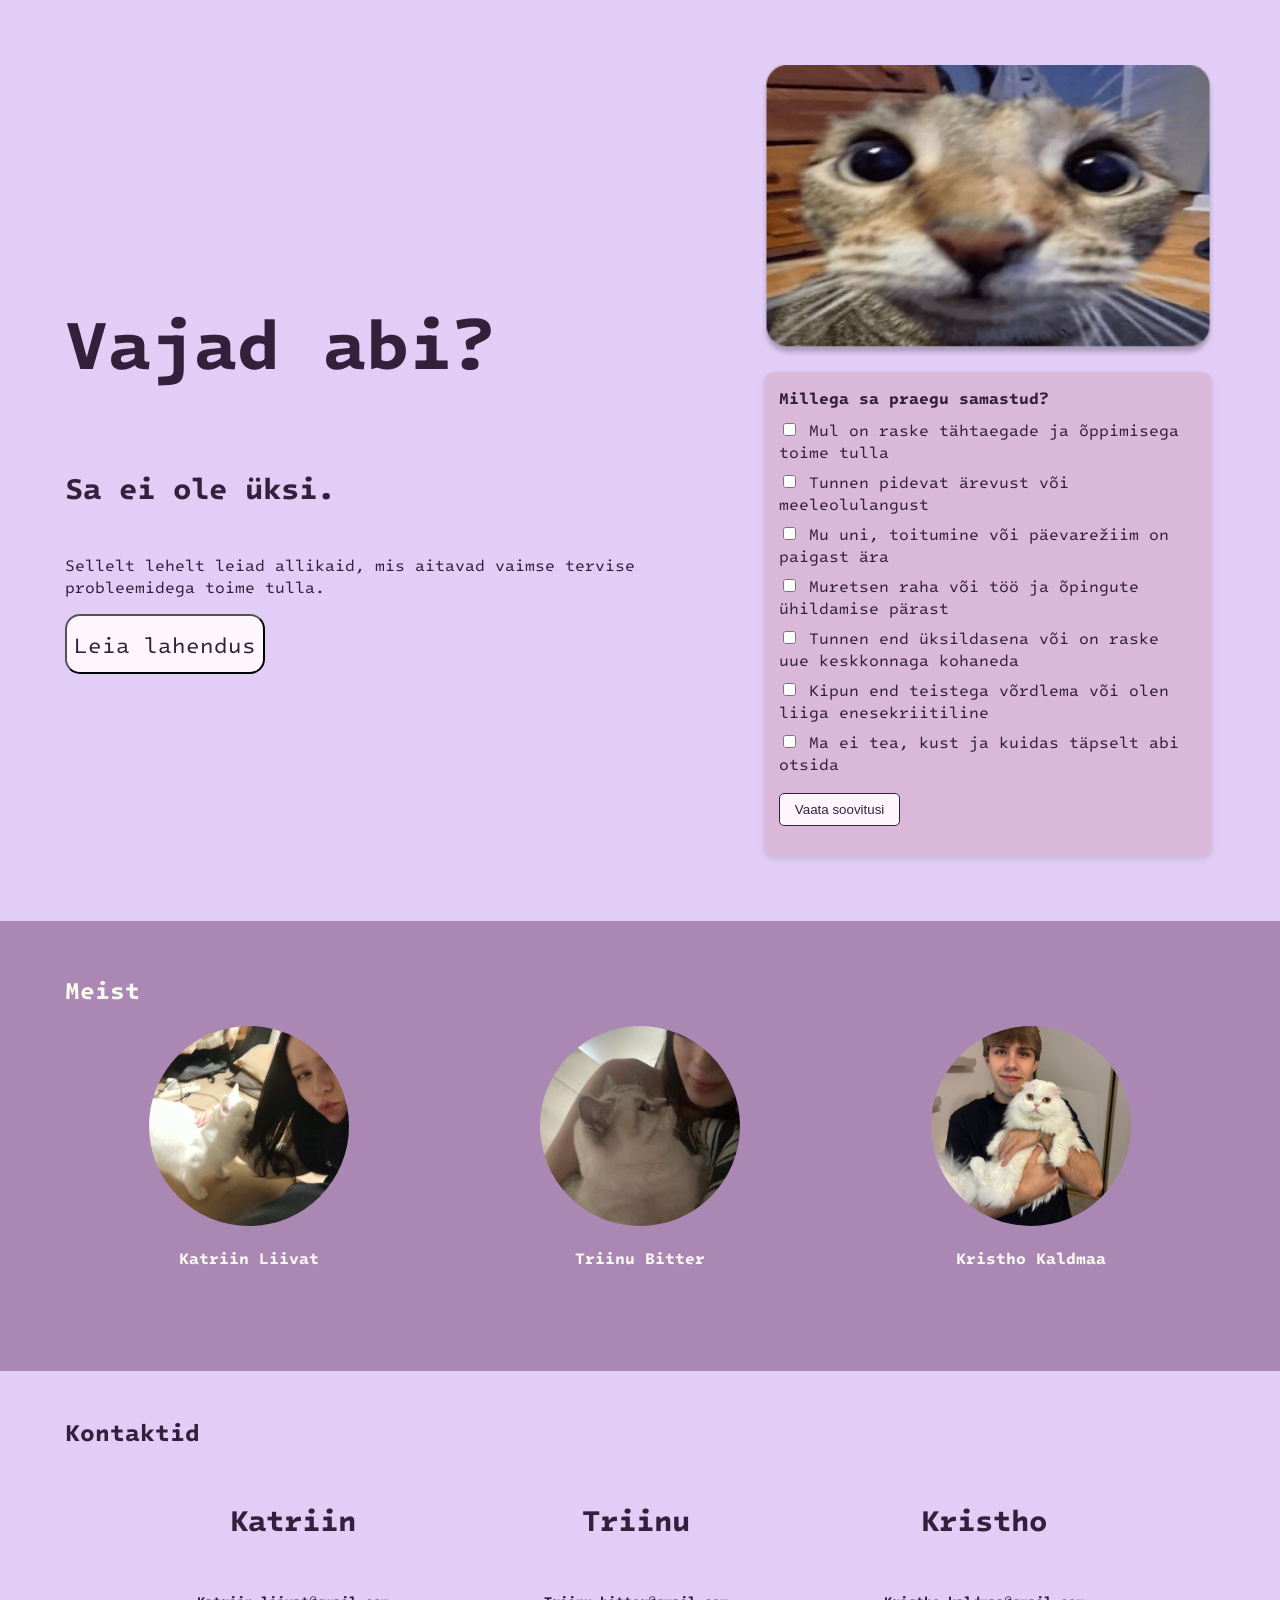
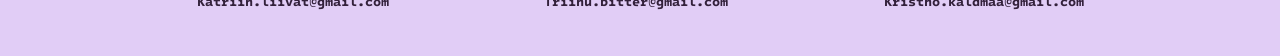
<file: index.html>
<!DOCTYPE html>
<html lang="et">
<head>
    <meta charset="UTF-8">
    <title>Tudengi vaimne tervis</title>
    <link rel="stylesheet" href="style.css">
</head>
<body>
<div class="avaleht-bc">
    <div class="hero">
        <div class="hero-text">
            <h1> Vajad abi? </h1>
            <h3> Sa ei ole üksi. </h3>
            <p> Sellelt lehelt leiad allikaid, mis aitavad vaimse tervise probleemidega toime tulla. </p>
            <button class="lahendus" onclick="window.location.href='probleemid.html'"> Leia lahendus </button>
        </div>

        <div class="pic">
            <img src="Frame 3.png" alt="ket">
            <div class="quiz-box">
                <h4>Millega sa praegu samastud?</h4>
                <form id="mental-health-quiz">
                    <label><input type="checkbox" name="problem" value="akadeemiline"> Mul on raske tähtaegade ja õppimisega toime tulla</label><br>
                    <label><input type="checkbox" name="problem" value="emotsionaalne"> Tunnen pidevat ärevust või meeleolulangust</label><br>
                    <label><input type="checkbox" name="problem" value="eluviis"> Mu uni, toitumine või päevarežiim on paigast ära</label><br>
                    <label><input type="checkbox" name="problem" value="raha"> Muretsen raha või töö ja õpingute ühildamise pärast</label><br>
                    <label><input type="checkbox" name="problem" value="sotsiaalne"> Tunnen end üksildasena või on raske uue keskkonnaga kohaneda</label><br>
                    <label><input type="checkbox" name="problem" value="enesehinnang"> Kipun end teistega võrdlema või olen liiga enesekriitiline</label><br>
                    <label><input type="checkbox" name="problem" value="abi"> Ma ei tea, kust ja kuidas täpselt abi otsida</label><br>
                    
                    <button type="button" onclick="kuvaSoovitused()">Vaata soovitusi</button>
                </form>
                <div id="quiz-tulemus" class="tulemus-kast"></div>
                <script src="quiz.js"></script> 
            </div>
        </div>
    </div>

    <div class="Meist">
        <h2> Meist </h2>
        <div class="row">
            <div class="info">
                <img src="kat_selfie.jpg" alt="Katriin with a cat" class="profile">
                <h4> Katriin Liivat </h4>
            </div>
            <div class="info">
                <img src="triinu.jpg" alt="Triinu with a cat" class="profile">
                <h4> Triinu Bitter </h4>
            </div>
            <div class="info">
                <img src="kristho.jpg" alt="Kristho with a cat" class="profile">
                <h4> Kristho Kaldmaa </h4>
            </div>
        </div>
    </div>

    <section class="contacts">
        <h2> Kontaktid </h2>
        <div class="kontaktid">
            <div class="kontakt">
                <h3>Katriin</h3>
                <h5>Katriin.liivat@gmail.com</h5>
            </div>
            <div class="kontakt">
                <h3>Triinu</h3>
                <h5>Triinu.bitter@gmail.com</h5>
            </div>
            <div class="kontakt">
                <h3>Kristho</h3>
                <h5>Kristho.kaldmaa@gmail.com</h5>
            </div>
        </div>
    </section>
</div>

</body>
</html>
</file>
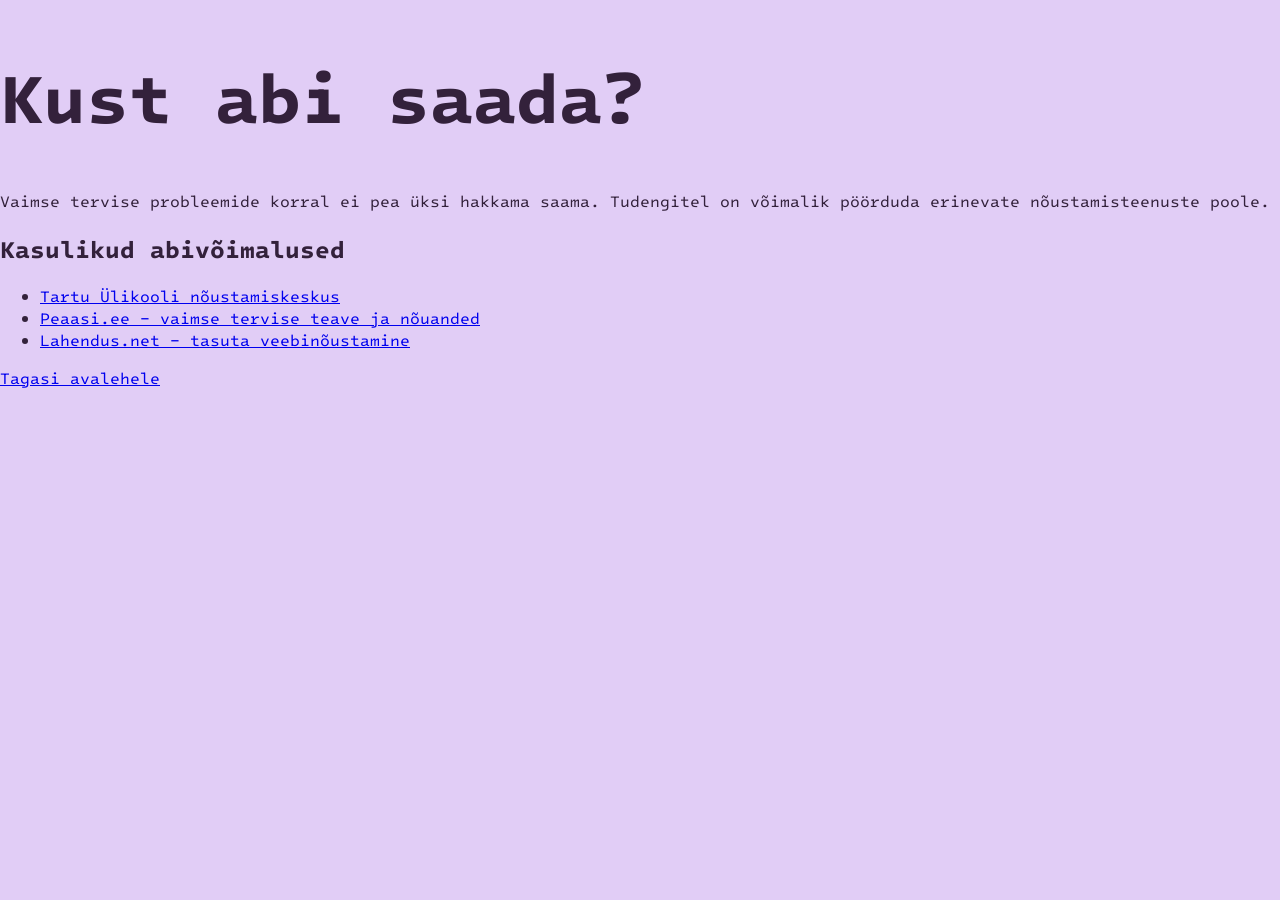
<file: abi.html>
<!DOCTYPE html>
<html lang="et">
<head>
    <meta charset="UTF-8">
    <title>Abivõimalused</title>
    <link rel="stylesheet" href="style.css">
</head>
<body>

<h1>Kust abi saada?</h1>

<p>
    Vaimse tervise probleemide korral ei pea
    üksi hakkama saama. Tudengitel on võimalik
    pöörduda erinevate nõustamisteenuste poole.
</p>

<h2>Kasulikud abivõimalused</h2>

<ul>
    <li>
        <a href="https://ut.ee/et/noustamiskeskus">
            Tartu Ülikooli nõustamiskeskus
        </a>
    </li>
    <li>
        <a href="https://peaasi.ee/">
            Peaasi.ee – vaimse tervise teave ja nõuanded
        </a>
    </li>
    <li>
        <a href="https://www.lahendus.net/">
            Lahendus.net – tasuta veebinõustamine
        </a>
    </li>
</ul>

<p>
    <a href="index.html">Tagasi avalehele</a>
</p>

</body>
</html>
</file>
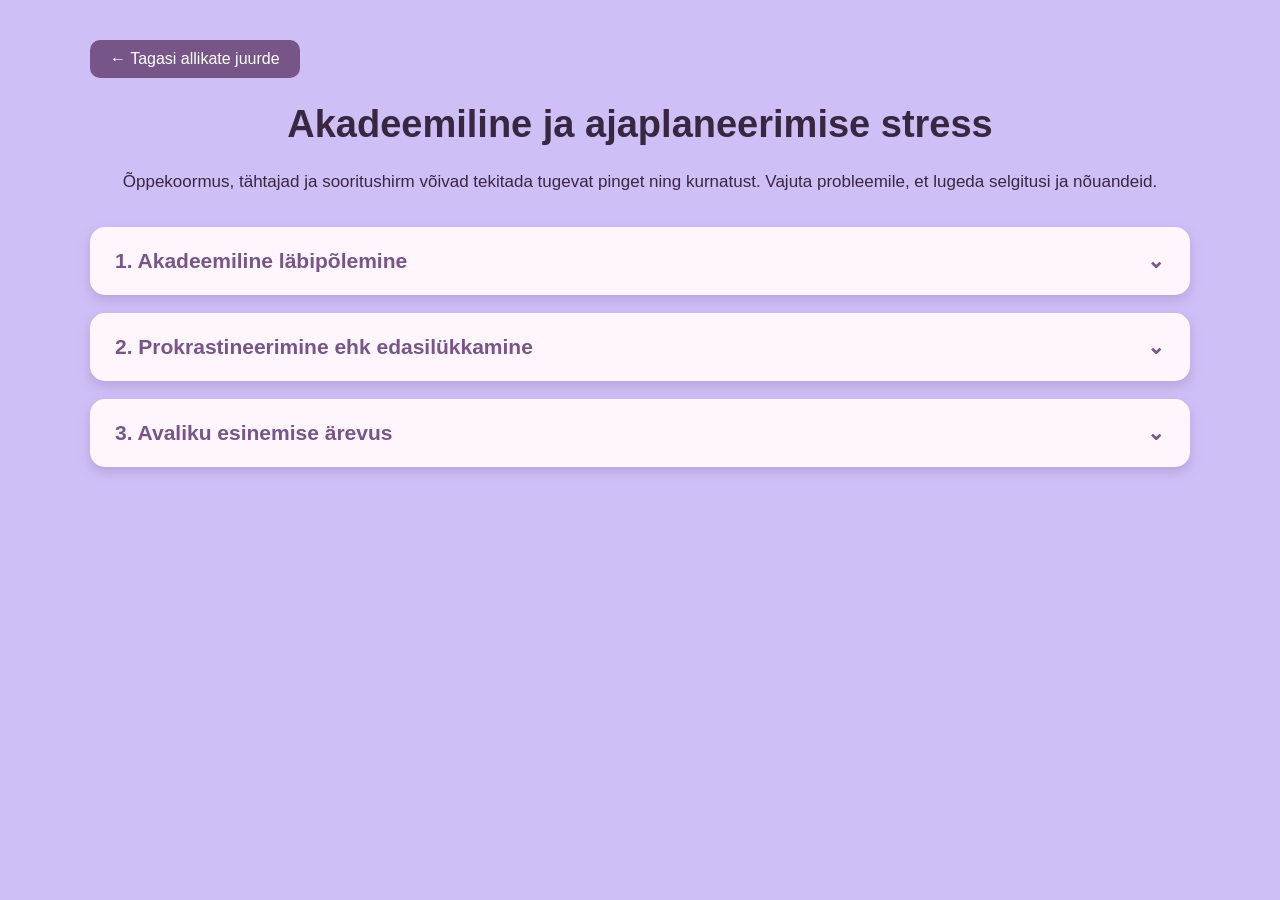
<file: akadeemiline-stress.html>
<!DOCTYPE html>
<html lang="et">
<head>
    <meta charset="UTF-8">
    <meta name="viewport" content="width=device-width, initial-scale=1.0">
    <title>Akadeemiline ja ajaplaneerimise stress - Nägar</title>

    
<link rel="stylesheet" href="probleemilehed.css">

</head>

<body>

<div class="leht">

    <a class="nupp" href="probleemid.html">
        ← Tagasi allikate juurde
    </a>

    <h1>Akadeemiline ja ajaplaneerimise stress</h1>

    <p class="kirjeldus">
        Õppekoormus, tähtajad ja sooritushirm võivad tekitada
        tugevat pinget ning kurnatust. Vajuta probleemile,
        et lugeda selgitusi ja nõuandeid.
    </p>

    <!-- Probleem 1 -->
    <details class="probleem">
        <summary>1. Akadeemiline läbipõlemine</summary>

        <div class="sisu">

            <h2>Mis see on?</h2>
            <p>
                Akadeemiline läbipõlemine on pikaajalise õppest tingitud
                stressi ja kroonilise ülekoormuse tagajärg. See ei ole
                lihtne väsimus, vaid emotsionaalse, füüsilise ja vaimse
                kurnatuse seisund, kus üliõpilase ressursid on täielikult
                ammendunud ning tekib küünilisus oma õpingute suhtes.
            </p>

            <h2>Kuidas väljendub?</h2>
            <ul>
                <li>
                    <strong>Krooniline väsimus:</strong>
                    Pidev kurnatustunne, mis ei kao ka pärast pikemat
                    und või nädalavahetust.
                </li>
                <li>
                    <strong>Motivatsioonipuudus ja küünilisus:</strong>
                    Tüdimus oma eriala suhtes, ükskõiksus hinnete vastu
                    ja raskused õppetööga alustamisel.
                </li>
                <li>
                    <strong>Produktiivsuse langus:</strong>
                    Keskendumis- ja mäluraskused, mille tõttu kulub
                    lihtsatele ülesannetele tavapärasest rohkem aega.
                </li>
                <li>
                    <strong>Füüsilised kaebused:</strong>
                    Sagedased peavalud, lihaspinged, unehäired
                    või nõrgenenud immuunsus.
                </li>
            </ul>

            <h2>Kuidas leevendada?</h2>
            <ul>
                <li>
                    <strong>Tee teadlikke puhkepause:</strong>
                    Lülita õppimine kindlal kellaajal välja ning tegele
                    millegi täiesti õppetöövälisega, et aju saaks taastuda.
                </li>
                <li>
                    <strong>Vaata üle oma õppekoormus:</strong>
                    Kui tunned, et ainete maht käib üle jõu, kaalu
                    õppeplaani kohandamist või mõne aine järgmisesse
                    semestrisse lükkamist.
                </li>
                <li>
                    <strong>Taasta põhivajaduste rütm:</strong>
                    Sea esikohale regulaarne uni, täisväärtuslik toit
                    ja mõõdukas füüsiline liikumine värskes õhus.
                </li>
                <li>
                    <strong>Räägi oma murest:</strong>
                    Jaga oma koormust lähedaste, kaasüliõpilaste või
                    ülikooli nõustajaga enne, kui olukord muutub kriitiliseks.
                </li>
            </ul>

            <h2>Kust abi leida?</h2>
            <ul>
                <li>
                    <a href="https://ut.ee/et/noustamiskeskus" target="_blank" rel="noopener noreferrer">
                        Tartu Ülikooli nõustamiskeskus – tasuta psühholoogiline ja õpinõustamine
                    </a>
                </li>
                <li>
                    <a href="https://www.uopeople.edu/blog/what-is-academic-burnout/" target="_blank" rel="noopener noreferrer">
                        University of the People – What is Academic Burnout?
                    </a>
                </li>
            </ul>

        </div>
    </details>

    <!-- Probleem 2 -->
    <details class="probleem">
        <summary>2. Prokrastineerimine ehk edasilükkamine</summary>

        <div class="sisu">

            <h2>Mis see on?</h2>
            <p>
                Prokrastineerimine ei ole laiskus, vaid emotsioonide
                regulatsiooni raskus. Üliõpilane lükkab ülesannete
                alustamist edasi hirmust ebaõnnestuda, perfektsionismi
                või tajutud üle jõu käiva keerukuse tõttu. Edasilükkamine
                pakub hetkelist kergendust, kuid tekitab hiljem süütunnet.
            </p>

            <h2>Kuidas väljendub?</h2>
            <ul>
                <li>
                    <strong>Tähtaegade jätmine viimasele minutile:</strong>
                    Töödega alustatakse alles siis, kui ajapuudus
                    tekitab tugeva paanika.
                </li>
                <li>
                    <strong>Asendustegevuste otsimine:</strong>
                    Õppimise asemel hakatakse koristama, sotsiaalmeediat
                    sirvima või muid vähemolulisi toimetusi tegema.
                </li>
                <li>
                    <strong>Süütunne ja sisemine pinge:</strong>
                    Ka puhkamise ajal ei suudeta lõõgastuda, sest
                    tegematta töö püsib pidevalt meeles.
                </li>
                <li>
                    <strong>Raskused prioriteetide seadmisel:</strong>
                    Suutmatus otsustada, millest alustada, mistõttu
                    jäetakse kõik ülesanded ootele.
                </li>
            </ul>

            <h2>Kuidas leevendada?</h2>
            <ul>
                <li>
                    <strong>Kasuta 2-minuti reeglit:</strong>
                    Luba endale, et tegeled ülesandega vaid kaks minutit.
                    Kõige raskem osa on alustamine; kui hoog on sees,
                    on lihtsam jätkata.
                </li>
                <li>
                    <strong>Jaga suured tööd väikesteks sammudeks:</strong>
                    Asenda eesmärk „kirjuta essee“ konkreetsete
                    pisitegevustega, näiteks „otsi kolm allikat“
                    või „koosta sissejuhatuse kava“.
                </li>
                <li>
                    <strong>Proovi Pomodoro tehnikat:</strong>
                    Tööta keskendunult 25 minutit ja tee seejärel
                    5-minutiline paus. Lühike ajaraam vähendab vastumeelsust.
                </li>
                <li>
                    <strong>Eemalda segajad:</strong>
                    Pane telefon teise tuppa või lülita teavitused välja
                    selleks ajaks, kui keskendud õppimisele.
                </li>
            </ul>

            <h2>Kust abi leida?</h2>
            <ul>
                <li>
                    <a href="https://ut.ee/et/noustamiskeskus" target="_blank" rel="noopener noreferrer">
                        Tartu Ülikooli nõustamiskeskus – õpinõustamine
                    </a>
                </li>
                <li>
                    <a href="https://counseling.uiowa.edu/procrastination-self-help-workshop" target="_blank" rel="noopener noreferrer">
                        University of Iowa – Procrastination Self-Help Workshop
                    </a>
                </li>
                <li>
                    <a href="https://www.monash.edu/student-academic-success/goal-setting-and-time-management/how-to-overcome-procrastinating-at-university" target="_blank" rel="noopener noreferrer">
                        Monash University – How to Overcome Procrastinating at University
                    </a>
                </li>
            </ul>

        </div>
    </details>

    <!-- Probleem 3 -->
    <details class="probleem">
        <summary>3. Avaliku esinemise ärevus</summary>

        <div class="sisu">

            <h2>Mis see on?</h2>
            <p>
                Avaliku esinemise ärevus on esinemishirm, mille puhul
                üliõpilane kardab sattuda tähelepanu keskpunkti, teha
                vigu või saada kaasõppurite ja õppejõudude negatiivse
                hinnangu osaliseks. Ülikoolis võib see takistada
                seminarides osalemist, ettekannete tegemist ja
                lõputöö kaitsmist.
            </p>

            <h2>Kuidas väljendub?</h2>
            <ul>
                <li>
                    <strong>Füüsilised stressireaktsioonid:</strong>
                    Südamepekslemine, käte või hääle värisemine,
                    higistamine, suukuivus ja pindmine hingamine.
                </li>
                <li>
                    <strong>Mõtete blokeerumine:</strong>
                    Esinemise hetkel kaob järg käest ning varem
                    õpitud tekst ei tule meelde.
                </li>
                <li>
                    <strong>Liigne enesekriitika ja muretsemine:</strong>
                    Päevade või nädalate pikkune ärevus enne ettekannet
                    ning keskendumine kõigele, mis võib valesti minna.
                </li>
                <li>
                    <strong>Olukordade vältimine:</strong>
                    Seminaridest puudumine või sõnavõttudest loobumine,
                    mis võib mõjutada õpitulemusi.
                </li>
            </ul>

            <h2>Kuidas leevendada?</h2>
            <ul>
                <li>
                    <strong>Harjuta ettekannet valjusti:</strong>
                    Loe esitlus mitu korda kõva häälega läbi, võimalusel
                    sõbra ees või peegli ees, et tekst muutuks suupäraseks.
                </li>
                <li>
                    <strong>Kasuta rahustavat hingamist:</strong>
                    Enne esinemist hinga 4 sekundit sisse, hoia 4 sekundit
                    ja hinga 4 sekundit välja, et rahustada närvisüsteemi.
                </li>
                <li>
                    <strong>Keskendu sõnumile, mitte täiuslikkusele:</strong>
                    Kuulajad ei oota veatut näitlejatööd, vaid selget
                    infot. Väike paus või komistus on täiesti loomulik.
                </li>
                <li>
                    <strong>Valmista ette märksõnad:</strong>
                    Täislausetega teksti mahalugemise asemel kasuta
                    selgeid märksõnakaarte, mis aitavad järge hoida.
                </li>
            </ul>

            <h2>Kust abi leida?</h2>
            <ul>
                <li>
                    <a href="https://ut.ee/et/noustamiskeskus" target="_blank" rel="noopener noreferrer">
                        Tartu Ülikooli nõustamiskeskus – psühholoogiline nõustamine
                    </a>
                </li>
                <li>
                    <a href="https://studentaffairs.baruch.cuny.edu/counseling/tips-for-managing-public-speaking-anxiety/" target="_blank" rel="noopener noreferrer">
                        Baruch College – Tips for Managing Public Speaking Anxiety
                    </a>
                </li>
                <li>
                    <a href="https://www.betterhelp.com/advice/anxiety/12-ways-to-get-rid-of-public-speaking-anxiety/" target="_blank" rel="noopener noreferrer">
                        BetterHelp – 12 Ways to Get Rid of Public Speaking Anxiety
                    </a>
                </li>
            </ul>

        </div>
    </details>

</div>

</body>
</html>
</file>
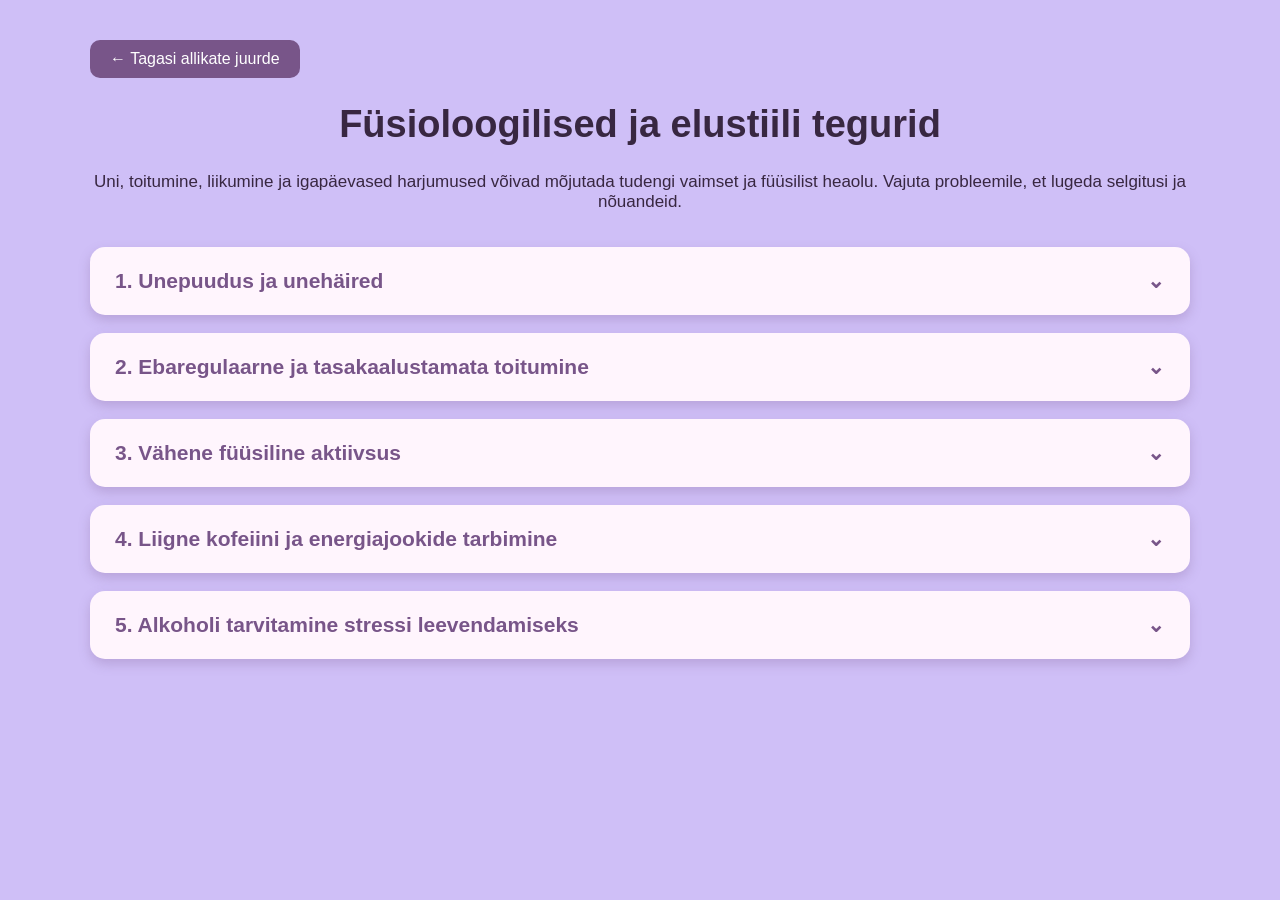
<file: eluviis.html>
<!DOCTYPE html>
<html lang="et">
<head>
    <meta charset="UTF-8">
    <meta name="viewport" content="width=device-width, initial-scale=1.0">
    <title>Füsioloogilised ja elustiili tegurid - Nägar</title>

<link rel="stylesheet" href="probleemilehed.css">
</head>

<body>

<div class="leht">

    <a class="nupp" href="probleemid.html">
        ← Tagasi allikate juurde
    </a>

    <h1>Füsioloogilised ja elustiili tegurid</h1>

    <p class="kirjeldus">
        Uni, toitumine, liikumine ja igapäevased harjumused
        võivad mõjutada tudengi vaimset ja füüsilist heaolu.
        Vajuta probleemile, et lugeda selgitusi ja nõuandeid.
    </p>

    <!-- Probleem 1 -->
    <details class="probleem">
        <summary>1. Unepuudus ja unehäired</summary>

        <div class="sisu">

            <h2>Mis see on?</h2>
            <p>
                Unepuudus tekib siis, kui inimene ei maga piisavalt
                kaua või ei saa kvaliteetset und. Üliõpilastel
                võivad uneprobleeme põhjustada ebaregulaarne
                päevakava, hilisõhtune õppimine, stress ja
                liigne ekraanikasutus.
            </p>

            <h2>Kuidas väljendub?</h2>
            <ul>
                <li>
                    <strong>Pidev väsimus:</strong>
                    Inimene tunneb end ka pärast ärkamist väsinuna
                    ning tal on päeva jooksul raske erksust säilitada.
                </li>
                <li>
                    <strong>Keskendumis- ja mäluprobleemid:</strong>
                    Loengutes on keeruline tähelepanu hoida ning
                    õpitud informatsioon ei jää nii hästi meelde.
                </li>
                <li>
                    <strong>Meeleolumuutused:</strong>
                    Vähene uni võib suurendada ärrituvust,
                    rahutust ja stressitundlikkust.
                </li>
                <li>
                    <strong>Uinumisraskused:</strong>
                    Inimene ei suuda õhtul magama jääda, ärkab
                    sageli öösel või tema unerütm muutub
                    väga ebaregulaarseks.
                </li>
            </ul>

            <h2>Kuidas leevendada?</h2>
            <ul>
                <li>
                    <strong>Loo kindel unerütm:</strong>
                    Püüa minna magama ja ärgata iga päev
                    ligikaudu samal ajal, ka nädalavahetustel.
                    Regulaarne päevakava aitab kehal kujundada
                    stabiilsemat une-ärkveloleku rütmi.
                </li>
                <li>
                    <strong>Vähenda õhtuseid segajaid:</strong>
                    Väldi vahetult enne magamaminekut pingelist
                    õppimist ja erksust suurendavaid tegevusi.
                    Võimaluse korral jäta enne und aega
                    rahulikuks tegevuseks.
                </li>
                <li>
                    <strong>Jälgi kofeiini tarbimist:</strong>
                    Kohv ja energiajoogid võivad takistada
                    uinumist ka siis, kui nende ergutav mõju
                    ei tundu enam tugev. Püüa kofeiini vältida
                    õhtupoolikul.
                </li>
                <li>
                    <strong>Muuda magamiskeskkond sobivaks:</strong>
                    Hoia magamistuba võimalikult vaikne, pime
                    ja jahe. Kui probleemid püsivad nädalaid või
                    segavad igapäevaelu, pöördu perearsti poole.
                </li>
            </ul>

            <h2>Kust abi leida?</h2>
            <ul>
                <li>
                    <a href="https://peaasi.ee/" target="_blank" rel="noopener noreferrer">
                        Peaasi.ee – vaimse tervise nõuanded
                    </a>
                </li>
                <li>
                    <a href="https://ut.ee/et/noustamiskeskus" target="_blank" rel="noopener noreferrer">
                        Tartu Ülikooli nõustamiskeskus
                    </a>
                </li>
            </ul>

            <p>
                Püsivate unehäirete korral võta ühendust perearstiga.
            </p>

        </div>
    </details>

    <!-- Probleem 2 -->
    <details class="probleem">
        <summary>2. Ebaregulaarne ja tasakaalustamata toitumine</summary>

        <div class="sisu">

            <h2>Mis see on?</h2>
            <p>
                Tasakaalustamata toitumine tähendab, et inimese
                toiduvalikud või toidukogused ei vasta tema
                organismi vajadustele. Tudengitel võib see olla
                seotud kiire elutempo, piiratud eelarve või
                ebaregulaarse päevakavaga.
            </p>

            <h2>Kuidas väljendub?</h2>
            <ul>
                <li>
                    <strong>Toidukordade vahelejätmine:</strong>
                    Kiire õppepäeva jooksul unustatakse süüa
                    või asendatakse korralikud toidukorrad
                    väikeste suupistetega.
                </li>
                <li>
                    <strong>Energiataseme kõikumine:</strong>
                    Liiga vähene või ebaregulaarne söömine võib
                    põhjustada näljatunnet, jõuetust ja raskusi
                    keskendumisel.
                </li>
                <li>
                    <strong>Ühekülgne toitumine:</strong>
                    Inimene sööb pidevalt samu toite ning tema
                    menüüs võib olla liiga vähe puu- ja köögivilju
                    või muid vajalikke toidugruppe.
                </li>
                <li>
                    <strong>Mõju enesetundele:</strong>
                    Ebapiisav toitumine võib mõjutada füüsilist
                    võimekust, meeleolu ja suutlikkust
                    igapäevaste kohustustega toime tulla.
                </li>
            </ul>

            <h2>Kuidas leevendada?</h2>
            <ul>
                <li>
                    <strong>Planeeri toidukorrad ette:</strong>
                    Kui tead, et sind ootab pikk loengupäev,
                    võta kaasa toit või vahepala. Nii ei sõltu
                    söömine ainult sellest, millal tekib vaba hetk.
                </li>
                <li>
                    <strong>Muuda toidulaud mitmekesisemaks:</strong>
                    Lisa menüüsse erinevaid köögivilju, puuvilju,
                    täisteratooteid ning valgu- ja rasvaallikaid.
                    Oluline on mitmekesisus ja piisav toidukogus,
                    mitte üksikute toitude täielik vältimine.
                </li>
                <li>
                    <strong>Koosta lihtne toidueelarve:</strong>
                    Kodus suuremate portsjonite valmistamine ja
                    soodsamate põhitoiduainete kasutamine võib
                    aidata nii raha kui ka aega säästa.
                </li>
                <li>
                    <strong>Ära alusta toidulisandite tarvitamist
                    oletuste põhjal:</strong>
                    Kui tunned püsivat väsimust või kahtlustad
                    toitainete puudust, pea nõu perearstiga.
                    Vajadusel saab arst hinnata, kas uuringud
                    on vajalikud.
                </li>
            </ul>

            <h2>Kust abi leida?</h2>
            <ul>
                <li>
                    <a href="https://toitumine.ee/kuidas-tervislikult-toituda" target="_blank" rel="noopener noreferrer">
                        Toitumine.ee – tervisliku toitumise juhised
                    </a>
                </li>
            </ul>

            <p>
                Püsiva väsimuse või toitainete puuduse kahtluse
                korral pöördu perearsti poole.
            </p>

        </div>
    </details>

    <!-- Probleem 3 -->
    <details class="probleem">
        <summary>3. Vähene füüsiline aktiivsus</summary>

        <div class="sisu">

            <h2>Mis see on?</h2>
            <p>
                Vähene füüsiline aktiivsus tähendab, et inimene
                liigub igapäevaselt liiga vähe ning veedab suure
                osa ajast istudes. Üliõpilaste puhul võib see
                tuleneda pikkadest loengutest, arvutiga töötamisest
                ja iseseisvast õppimisest.
            </p>

            <h2>Kuidas väljendub?</h2>
            <ul>
                <li>
                    <strong>Pikad istumisperioodid:</strong>
                    Suurem osa päevast möödub arvuti taga,
                    loengutes või kodus õppides, ilma
                    regulaarsete liikumispausideta.
                </li>
                <li>
                    <strong>Füüsiline ebamugavustunne:</strong>
                    Pikalt ühes asendis viibimine võib põhjustada
                    lihasjäikust ning kaela- või seljavaevusi.
                </li>
                <li>
                    <strong>Vähenenud vastupidavus:</strong>
                    Igapäevased füüsilised tegevused võivad
                    muutuda tavapärasest väsitavamaks.
                </li>
                <li>
                    <strong>Meeleolu ja uneprobleemid:</strong>
                    Vähene liikumine võib mõnel inimesel olla
                    seotud suurema stressi, kehvema unekvaliteedi
                    ja madalama energiatasemega.
                </li>
            </ul>

            <h2>Kuidas leevendada?</h2>
            <ul>
                <li>
                    <strong>Tee õppimise vahele liikumispause:</strong>
                    Tõuse regulaarselt püsti, kõnni veidi ringi
                    või tee kergeid venitusi. Isegi lühikesed
                    pausid aitavad pikaajalist istumist vähendada.
                </li>
                <li>
                    <strong>Lisa liikumist igapäevastesse tegevustesse:</strong>
                    Võimaluse korral mine ülikooli jalgsi või
                    jalgrattaga, kasuta treppe ning tee päeva
                    jooksul väikeseid jalutuskäike.
                </li>
                <li>
                    <strong>Leia endale meeldiv liikumisviis:</strong>
                    Liikumine ei pea tähendama jõusaali. Sobivad
                    ka tantsimine, ujumine, korvpall, matkamine
                    või muu tegevus, mida naudid.
                </li>
                <li>
                    <strong>Alusta väikeste eesmärkidega:</strong>
                    Kui oled seni vähe liikunud, alusta näiteks
                    10–15-minutilistest jalutuskäikudest ning
                    suurenda aktiivsust järk-järgult. Järjepidevus
                    on olulisem kui kohe väga intensiivselt treenimine.
                </li>
            </ul>

            <h2>Kust abi leida?</h2>
            <ul>
                <li>
                    <a href="https://peaasi.ee/wp-content/uploads/2025/12/LIIKUMISE_TOOVIHIK-1.pdf" target="_blank" rel="noopener noreferrer">
                        Peaasi.ee – liikumise töövihik (PDF)
                    </a>
                </li>
                <li>
                    <a href="https://ut.ee/et/noustamiskeskus" target="_blank" rel="noopener noreferrer">
                        Tartu Ülikooli nõustamiskeskus
                    </a>
                </li>
            </ul>

        </div>
    </details>

    <!-- Probleem 4 -->
    <details class="probleem">
        <summary>4. Liigne kofeiini ja energiajookide tarbimine</summary>

        <div class="sisu">

            <h2>Mis see on?</h2>
            <p>
                Kofeiini liigtarbimine tähendab olukorda, kus
                inimene tarbib kohvi, energiajooke või muid
                kofeiiniallikaid koguses, mis hakkab tema
                enesetunnet või und häirima. Tudengid võivad
                kofeiini kasutada eelkõige väsimuse peletamiseks
                ja õppimise ajal erksuse säilitamiseks.
            </p>

            <h2>Kuidas väljendub?</h2>
            <ul>
                <li>
                    <strong>Unehäired:</strong>
                    Inimene võib õhtul tunda end väsinuna, kuid
                    kofeiini mõju tõttu on tal siiski raske
                    magama jääda.
                </li>
                <li>
                    <strong>Rahutus ja ärevustunne:</strong>
                    Suuremad kofeiinikogused võivad põhjustada
                    närvilisust, värisemist või südamepekslemist.
                </li>
                <li>
                    <strong>Kasvav taluvus:</strong>
                    Regulaarse tarvitamise korral võib sama
                    koguse ergutav mõju väheneda ning inimene
                    hakkab soovima suuremaid koguseid.
                </li>
                <li>
                    <strong>Ebameeldiv enesetunne tarbimise vähendamisel:</strong>
                    Harjumuspärase kofeiinikoguse ärajätmine võib
                    põhjustada peavalu, väsimust ja keskendumisraskusi.
                </li>
            </ul>

            <h2>Kuidas leevendada?</h2>
            <ul>
                <li>
                    <strong>Jälgi oma kofeiinikogust:</strong>
                    Pane tähele, mitu tassi kohvi või energiajooki
                    päevas tarbid. Arvesta, et kofeiini võib
                    sisalduda ka tees ja mõnes karastusjoogis.
                </li>
                <li>
                    <strong>Vähenda tarbimist järk-järgult:</strong>
                    Kui oled harjunud suure kofeiinikogusega,
                    võib järkjärguline vähendamine aidata
                    vältida tugevaid võõrutusnähte.
                </li>
                <li>
                    <strong>Väldi kofeiini hilisel ajal:</strong>
                    Püüa jätta viimane kofeiini sisaldav jook
                    päeva varasemasse ossa, eriti kui sul
                    esineb uinumisraskusi.
                </li>
                <li>
                    <strong>Tegele väsimuse põhjusega:</strong>
                    Kui vajad pidevalt kofeiini, et päeva üle
                    elada, vaata üle oma unerütm, koormus ja
                    puhkamine. Kohv ei asenda piisavat und.
                </li>
            </ul>

            <h2>Kust abi leida?</h2>
            <ul>
                <li>
                    <a href="https://toitumine.ee/kuidas-tervislikult-toituda/toidusoovitused/kofeiin" target="_blank" rel="noopener noreferrer">
                        Toitumine.ee – kofeiini mõju ja soovitused
                    </a>
                </li>
            </ul>

            <p>
                Tugevate või püsivate tervisekaebuste korral
                pöördu perearsti poole.
            </p>

        </div>
    </details>

    <!-- Probleem 5 -->
    <details class="probleem">
        <summary>5. Alkoholi tarvitamine stressi leevendamiseks</summary>

        <div class="sisu">

            <h2>Mis see on?</h2>
            <p>
                Alkoholi tarvitamine stressiga toimetulekuks
                tähendab, et inimene kasutab alkoholi ebameeldivate
                tunnete, ärevuse või pingete ajutiseks leevendamiseks.
                Kuigi alkohol võib esialgu tekitada lõõgastustunde,
                võib see pikemas perspektiivis halvendada und
                ja vaimset heaolu.
            </p>

            <h2>Kuidas väljendub?</h2>
            <ul>
                <li>
                    <strong>Alkoholi tarvitamine pingelistes olukordades:</strong>
                    Inimene soovib pärast rasket õppe- või
                    tööpäeva alkoholi juua, et muredest eemalduda.
                </li>
                <li>
                    <strong>Harjumuse kujunemine:</strong>
                    Lõõgastumine hakkab järjest rohkem seostuma
                    alkoholi tarvitamisega ning teisi pingemaandamise
                    viise kasutatakse vähem.
                </li>
                <li>
                    <strong>Halvenenud une kvaliteet:</strong>
                    Alkohol võib küll soodustada esialgset uinumist,
                    kuid häirida öist und ja põhjustada
                    järgmisel päeval väsimust.
                </li>
                <li>
                    <strong>Raskused enesekontrolliga:</strong>
                    Inimene võib tarvitada rohkem, kui algselt
                    plaanis, või tunda, et alkoholi vähendamine
                    on keeruline.
                </li>
            </ul>

            <h2>Kuidas leevendada?</h2>
            <ul>
                <li>
                    <strong>Märka alkoholi tarvitamise põhjuseid:</strong>
                    Mõtle, kas jood seltskonna pärast, harjumusest
                    või stressi leevendamiseks. Põhjuste mõistmine
                    aitab leida sobivamaid lahendusi.
                </li>
                <li>
                    <strong>Leia alternatiivseid lõõgastumisviise:</strong>
                    Proovi jalutamist, sportimist, muusika kuulamist
                    või sõpradega suhtlemist ilma alkoholita.
                </li>
                <li>
                    <strong>Sea endale selged eesmärgid:</strong>
                    Kui soovid alkoholitarvitamist vähendada,
                    pane kirja, millistes olukordades seda väldid
                    ja kuidas keerulisteks hetkedeks valmistud.
                </li>
                <li>
                    <strong>Otsi vajadusel tuge:</strong>
                    Kui märkad, et tarvitamise piiramine ei õnnestu
                    või alkohol mõjutab sinu õpinguid, suhteid või
                    tervist, räägi perearsti või sõltuvusnõustamise
                    spetsialistiga. Kui tarvitad alkoholi palju ja
                    regulaarselt, võib järsk lõpetamine vajada
                    meditsiinilist nõu.
                </li>
            </ul>

            <h2>Kust abi leida?</h2>
            <ul>
                <li>
                    <a href="https://alkoinfo.ee/et/moju/alkoholi-moju-tervisele/vaimne-tervis/" target="_blank" rel="noopener noreferrer">
                        Alkoinfo.ee – alkohol ja vaimne tervis
                    </a>
                </li>
                <li>
                    <a href="https://alkoinfo.ee/et/kuidas-vahendada/" target="_blank" rel="noopener noreferrer">
                        Alkoinfo.ee – kuidas alkoholitarvitamist vähendada
                    </a>
                </li>
            </ul>

            <p>
                Abi võib küsida ka perearstilt või
                alkoholitarvitamise häire raviteenuselt.
            </p>

        </div>
    </details>

</div>

</body>
</html>
</file>
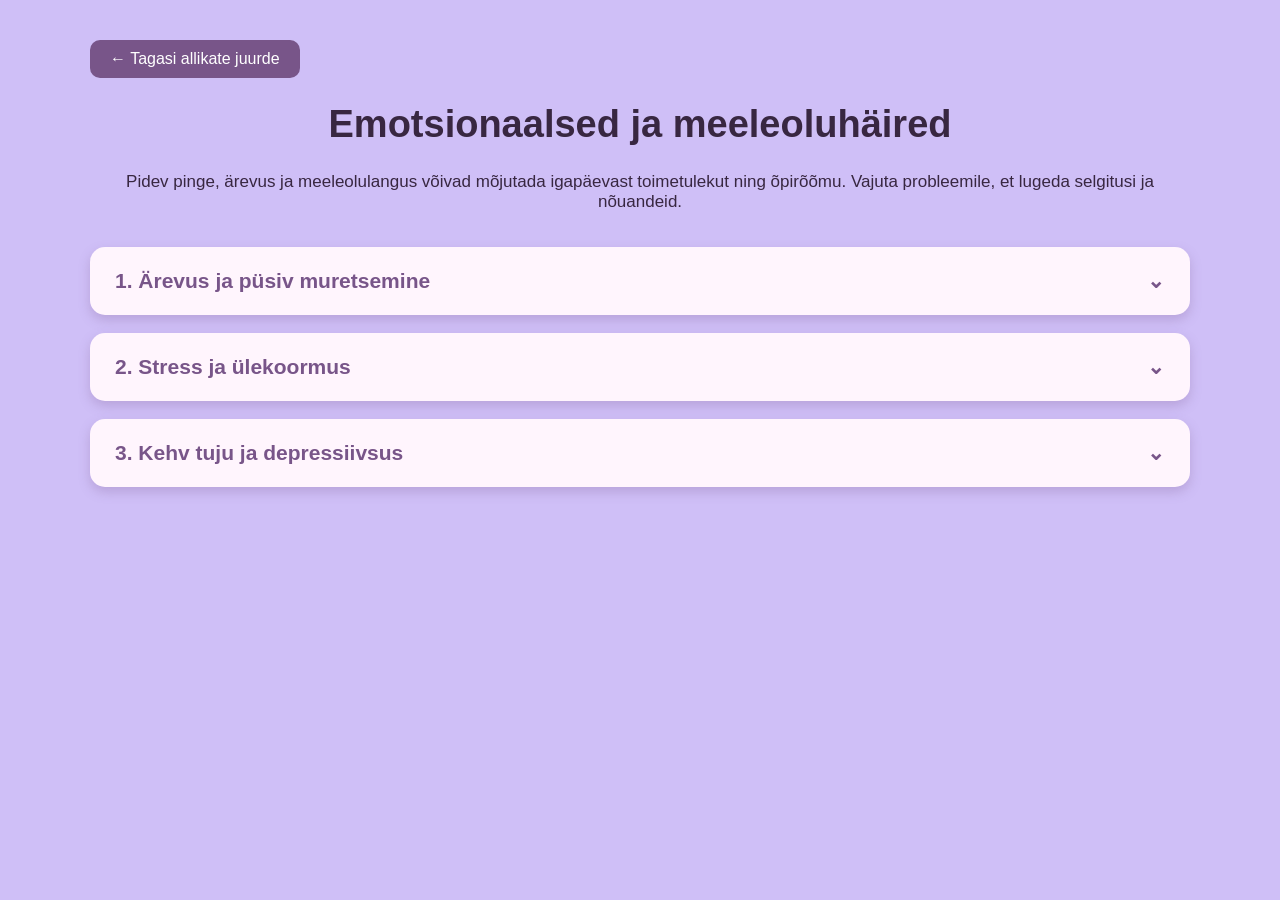
<file: emotsionaalsed-ja-meeleoluhäired.html>
<!DOCTYPE html>
<html lang="et">
<head>
    <meta charset="UTF-8">
    <meta name="viewport" content="width=device-width, initial-scale=1.0">
    <title>Emotsionaalsed ja meeleoluhäired - Nägar</title>

    
<link rel="stylesheet" href="probleemilehed.css">

</head>

<body>

<div class="leht">

    <a class="nupp" href="probleemid.html">
        ← Tagasi allikate juurde
    </a>

    <h1>Emotsionaalsed ja meeleoluhäired</h1>

    <p class="kirjeldus">
        Pidev pinge, ärevus ja meeleolulangus võivad mõjutada
        igapäevast toimetulekut ning õpirõõmu. Vajuta probleemile,
        et lugeda selgitusi ja nõuandeid.
    </p>

    <!-- Probleem 1 -->
    <details class="probleem">
        <summary>1. Ärevus ja püsiv muretsemine</summary>

        <div class="sisu">

            <h2>Mis see on?</h2>
            <p>
                Ärevus on püsiv muretsemine, sisemine pinge ja
                hirmutunne, mis ei ole alati seotud ühe konkreetse
                otsese ohuga. Üliõpilastel avaldub see sageli murena
                tuleviku, hinnete, eksamite ja sotsiaalse toimetuleku
                pärast ning võib segada igapäevaelu.
            </p>

            <h2>Kuidas väljendub?</h2>
            <ul>
                <li>
                    <strong>Pidev muremõtete ketramine:</strong>
                    Raskused mõtete peatamisel, eriti õhtuti enne
                    magamaminekut.
                </li>
                <li>
                    <strong>Rahutus ja pingetunne:</strong>
                    Tunne, et ei suuda lõõgastuda ja oled pidevalt
                    valvel või „piiri peal“.
                </li>
                <li>
                    <strong>Füüsilised sümptomid:</strong>
                    Kiirenenud pulss, pearinglus, õhupuudustunne,
                    kõhuvalu või lihaspinged.
                </li>
                <li>
                    <strong>Keskendumis- ja unehäired:</strong>
                    Raskused uinumisel või loengutes ja lugemisel
                    fookuse hoidmisel.
                </li>
            </ul>

            <h2>Kuidas leevendada?</h2>
            <ul>
                <li>
                    <strong>Kasuta maandamisharjutusi (5-4-3-2-1):</strong>
                    Ärevuse hetkel nimeta 5 asja, mida näed, 4, mida
                    saad puudutada, 3, mida kuuled, 2, mida tunned
                    lõhnana, ja 1, mida saad maitsta.
                </li>
                <li>
                    <strong>Pane muremõtted kirja:</strong>
                    Kirjuta mured paberile ja erista, mida saad ise
                    mõjutada ning mis ei ole sinu kontrolli all.
                </li>
                <li>
                    <strong>Piira kofeiini ja stimulaatoreid:</strong>
                    Liigne kohv või energiajoogid võivad ärevuse
                    füüsilisi sümptomeid märgatavalt võimendada.
                </li>
                <li>
                    <strong>Liigu regulaarselt:</strong>
                    Füüsiline aktiivsus aitab maandada kehasse
                    kogunenud stressihormoone.
                </li>
            </ul>

            <h2>Kust abi leida?</h2>
            <ul>
                <li>
                    <a href="https://ut.ee/et/noustamiskeskus" target="_blank" rel="noopener noreferrer">
                        Tartu Ülikooli nõustamiskeskus – psühholoogiline nõustamine
                    </a>
                </li>
                <li>
                    <a href="https://peaasi.ee/arevushaired/" target="_blank" rel="noopener noreferrer">
                        Peaasi.ee – info ärevuse kohta ja e-nõustamine
                    </a>
                </li>
                <li>
                    <a href="https://www.nhs.uk/every-mind-matters/mental-health-issues/anxiety/" target="_blank" rel="noopener noreferrer">
                        NHS Every Mind Matters – Anxiety
                    </a>
                </li>
            </ul>

        </div>
    </details>

    <!-- Probleem 2 -->
    <details class="probleem">
        <summary>2. Stress ja ülekoormus</summary>

        <div class="sisu">

            <h2>Mis see on?</h2>
            <p>
                Stress on organismi loomulik reaktsioon liigsetele
                nõudmistele ja survele, kui inimene tunneb, et tal
                napib aega või jõudu kõigega toime tulla. Ülikoolis
                tekib see sageli mitme rolli samaaegsest täitmisest:
                õpingud, töö, iseseisev elamine ja sotsiaalsed suhted.
            </p>

            <h2>Kuidas väljendub?</h2>
            <ul>
                <li>
                    <strong>Ärrituvus ja kannatamatus:</strong>
                    Väikesed takistused tekitavad tavapärasest
                    tugevama emotsionaalse reaktsiooni.
                </li>
                <li>
                    <strong>Kognitiivne ülekoormus:</strong>
                    Tunne, et „pea on laiali“, raskused otsuste
                    langetamisel ja unustamine.
                </li>
                <li>
                    <strong>Muutused unerežiimis ja söögiisus:</strong>
                    Liigne söömine või isutus, katkendlik uni ja
                    varajane ärkamine.
                </li>
                <li>
                    <strong>Suutmatus välja lülituda:</strong>
                    Ka vabal ajal mõeldakse tegemata kohustustele.
                </li>
            </ul>

            <h2>Kuidas leevendada?</h2>
            <ul>
                <li>
                    <strong>Sea selged piirid ja õpi ütlema „ei“:</strong>
                    Hinda realistlikult oma aega enne uute kohustuste
                    või lisaprojektide vastuvõtmist.
                </li>
                <li>
                    <strong>Koosta päevakava ja tee pausid:</strong>
                    Planeeri päeva sisse teadlikud puhkehetked ilma
                    ekraanideta.
                </li>
                <li>
                    <strong>Tegele stressi maandavate harjumustega:</strong>
                    Jalutamine looduses, muusika kuulamine, venitus-
                    või hingamisharjutused aitavad pinget alandada.
                </li>
                <li>
                    <strong>Jaga oma koormust:</strong>
                    Räägi sõprade, pere või nõustajaga, et mitte
                    jääda oma muredega üksi.
                </li>
            </ul>

            <h2>Kust abi leida?</h2>
            <ul>
                <li>
                    <a href="https://ut.ee/et/noustamiskeskus" target="_blank" rel="noopener noreferrer">
                        Tartu Ülikooli nõustamiskeskus
                    </a>
                </li>
                <li>
                    <a href="https://www.nhs.uk/every-mind-matters/mental-health-issues/stress/" target="_blank" rel="noopener noreferrer">
                        NHS Every Mind Matters – Stress
                    </a>
                </li>
                <li>
                    <a href="https://www.verywellmind.com/top-school-stress-relievers-for-students-3145179" target="_blank" rel="noopener noreferrer">
                        Verywell Mind – Top School Stress Relievers for Students
                    </a>
                </li>
            </ul>

        </div>
    </details>

    <!-- Probleem 3 -->
    <details class="probleem">
        <summary>3. Kehv tuju ja depressiivsus</summary>

        <div class="sisu">

            <h2>Mis see on?</h2>
            <p>
                Kehv tuju ehk meeleolulangus on seisund, kus üliõpilane
                tunneb pikemat aega kurbust, energiapuudust, tühjust
                või lootusetust. Kui madal meeleolu püsib järjest üle
                kahe nädala ja segab igapäevast toimimist, võib see
                viidata depressioonile, mis vajab spetsialisti tuge.
            </p>

            <h2>Kuidas väljendub?</h2>
            <ul>
                <li>
                    <strong>Huvi ja rõõmu kadumine:</strong>
                    Tegevused, hobid ja suhtlemine, mis varem pakkusid
                    rõõmu, tunduvad nüüd mõttetud või väsitavad.
                </li>
                <li>
                    <strong>Püsiv kurbus või tuimus:</strong>
                    Kestev raskustunne, lootusetus või emotsionaalne
                    tühjus ilma kindla välise põhjuseta.
                </li>
                <li>
                    <strong>Sotsiaalne eemaldumine:</strong>
                    Sõprade ja ürituste vältimine ning soov jääda
                    üksi oma tuppa.
                </li>
                <li>
                    <strong>Madal enesehinnang ja enesekriitika:</strong>
                    Tunne, et sa ei saa hakkama või oled teistele
                    koormaks.
                </li>
            </ul>

            <h2>Kuidas leevendada?</h2>
            <ul>
                <li>
                    <strong>Hoia kinni lihtsast päevarutiinist:</strong>
                    Ärka ja mine magama samal ajal, söö regulaarselt
                    ning käi iga päev kas või lühikesel jalutuskäigul.
                </li>
                <li>
                    <strong>Alusta väga väikestest sammudest:</strong>
                    Ära oota motivatsiooni tekkimist – tee üks pisike
                    tegevus päevas (nt voodi korrastamine või pesemas käimine).
                </li>
                <li>
                    <strong>Hoia kontakti vähemalt ühe usaldusväärse inimesega:</strong>
                    Kirjuta või helista sõbrale või pereliikmele,
                    isegi kui ei jaksa pikalt vestelda.
                </li>
                <li>
                    <strong>Pöördu spetsialisti poole:</strong>
                    Kui meeleolulangus kestab üle kahe nädala, võta
                    ühendust psühholoogi või perearstiga.
                </li>
            </ul>

            <h2>Kust abi leida?</h2>
            <ul>
                <li>
                    <a href="https://ut.ee/et/noustamiskeskus" target="_blank" rel="noopener noreferrer">
                        Tartu Ülikooli nõustamiskeskus – psühholoogiline nõustamine
                    </a>
                </li>
                <li>
                    <a href="https://peaasi.ee/depressioon/" target="_blank" rel="noopener noreferrer">
                        Peaasi.ee – info depressiooni kohta ja nõustamine
                    </a>
                </li>
                <li>
                    <a href="https://www.nhs.uk/every-mind-matters/mental-health-issues/low-mood/" target="_blank" rel="noopener noreferrer">
                        NHS Every Mind Matters – Low Mood
                    </a>
                </li>
            </ul>

        </div>
    </details>

</div>

</body>
</html>
</file>
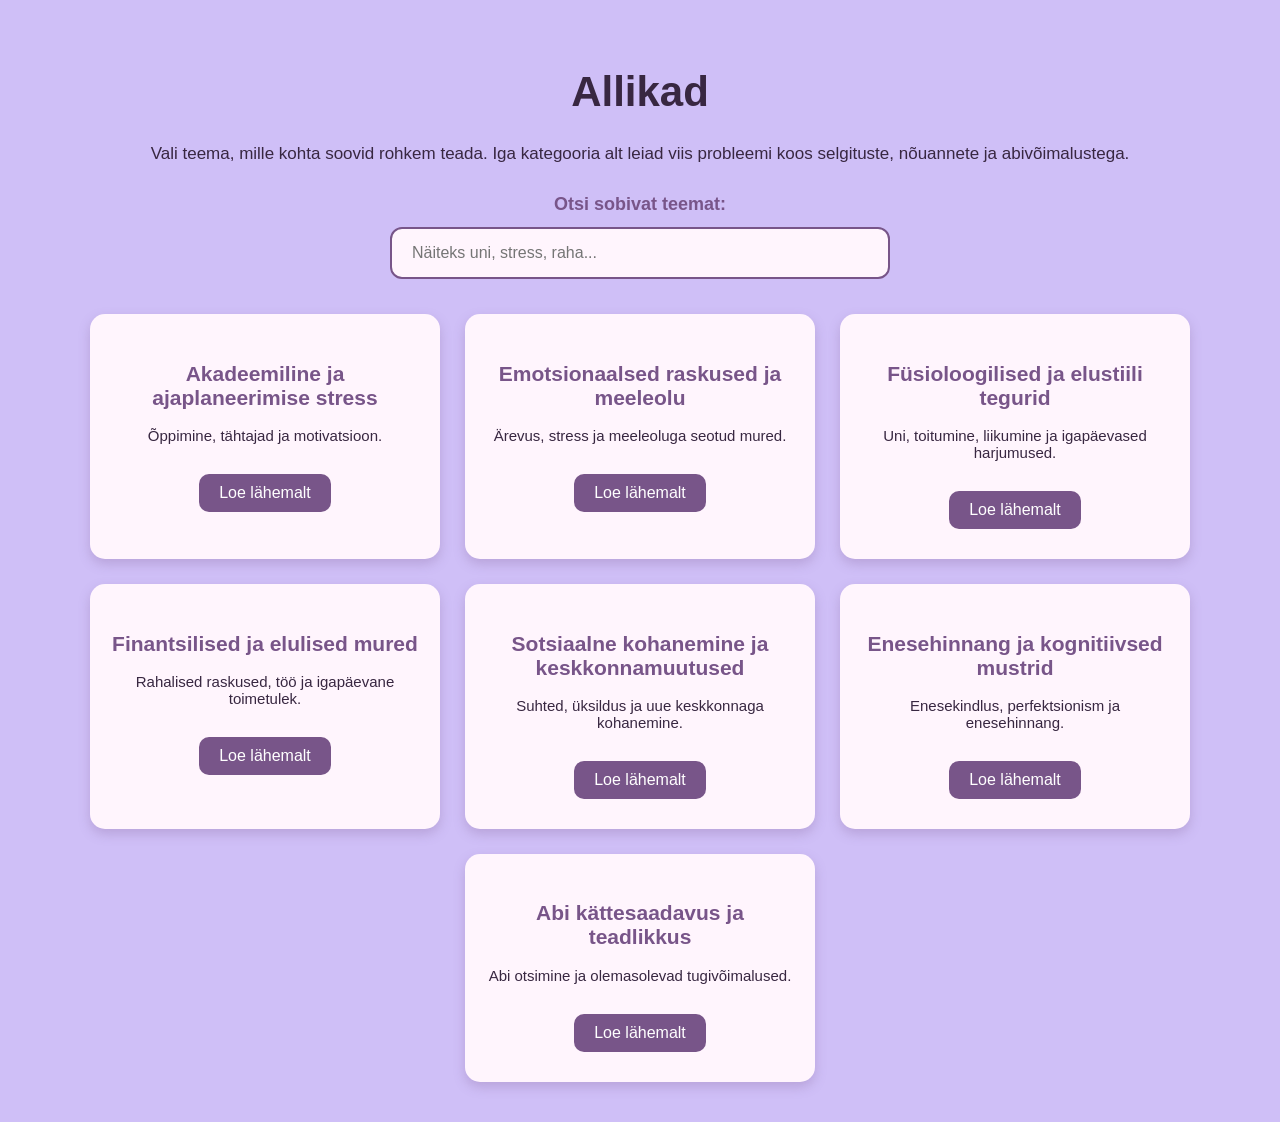
<file: probleemid.html>
<!DOCTYPE html>
<html lang="et">
<head>
    <meta charset="UTF-8">
    <meta name="viewport" content="width=device-width, initial-scale=1.0">
    <title>Allikad</title>

    <style>
        body {
            margin: 0;
            background-color: #CFBFF7;
            font-family: Arial, sans-serif;
            color: #382741;
        }

        .leht {
            max-width: 1100px;
            margin: auto;
            padding: 40px 25px;
            text-align: center;
        }

        h1 {
            font-size: 42px;
            color: #382741;
        }

        .kirjeldus {
            margin-bottom: 30px;
            font-size: 17px;
        }

        /* Otsingukasti kujundus */
        .otsing {
            text-align: center;
            margin-bottom: 35px;
        }

        .otsing label {
            display: block;
            margin-bottom: 12px;
            font-size: 18px;
            font-weight: bold;
            color: #785589;
        }

        .otsing input {
            width: 100%;
            max-width: 500px;
            padding: 15px 20px;
            border: 2px solid #785589;
            border-radius: 12px;
            background-color: #FFF5FD;
            font-family: Arial, sans-serif;
            font-size: 16px;
            box-sizing: border-box;
            outline: none;
        }

        .otsing input:focus {
            border-color: #60436f;
            box-shadow: 0 0 8px #78558966;
        }

        #tulemusi-pole {
            text-align: center;
            font-size: 18px;
        }

        /* Kategooriakaardid */
        .kategooriad {
            display: grid;
            grid-template-columns: repeat(3, 1fr);
            gap: 25px;
        }

        .kaart {
            background-color: #FFF5FD;
            padding: 30px 20px;
            border-radius: 15px;
            box-shadow: 0 5px 12px #78558944;
        }

        .kaart h2 {
            font-size: 21px;
            color: #785589;
        }

        .kaart p {
            font-size: 15px;
        }

        .nupp {
            display: inline-block;
            margin-top: 15px;
            padding: 10px 20px;
            background-color: #785589;
            color: white;
            border-radius: 10px;
            text-decoration: none;
        }

        .nupp:hover {
            background-color: #60436f;
        }

        .kaart:last-child {
            grid-column: 2;
        }

        /* Telefoniekraani kujundus */
        @media (max-width: 700px) {
            .kategooriad {
                grid-template-columns: 1fr;
            }

            .kaart:last-child {
                grid-column: auto;
            }
        }
    </style>
</head>

<body>

<div class="leht">

    <h1>Allikad</h1>

    <p class="kirjeldus">
        Vali teema, mille kohta soovid rohkem teada.
        Iga kategooria alt leiad viis probleemi koos
        selgituste, nõuannete ja abivõimalustega.
    </p>

    <!-- OTSINGURIBA -->
    <div class="otsing">
        <label for="otsingukast">Otsi sobivat teemat:</label>
        <input
            type="search"
            id="otsingukast"
            placeholder="Näiteks uni, stress, raha..."
        >
    </div>

    <p id="tulemusi-pole" hidden>
        Ühtegi sobivat kategooriat ei leitud.
    </p>

    <!-- SEITSE KATEGOORIAT -->
    <div class="kategooriad">

        <div class="kaart">
            <h2>Akadeemiline ja ajaplaneerimise stress</h2>
            <p>Õppimine, tähtajad ja motivatsioon.</p>
            <a class="nupp" href="akadeemiline-stress.html">Loe lähemalt</a>
        </div>

        <div class="kaart">
            <h2>Emotsionaalsed raskused ja meeleolu</h2>
            <p>Ärevus, stress ja meeleoluga seotud mured.</p>
            <a class="nupp" href="emotsionaalsed-ja-meeleoluhäired.html">Loe lähemalt</a>
        </div>

        <div class="kaart">
            <h2>Füsioloogilised ja elustiili tegurid</h2>
            <p>Uni, toitumine, liikumine ja igapäevased harjumused.</p>
            <a class="nupp" href="eluviis.html">
                Loe lähemalt
            </a>
        </div>

        <div class="kaart">
            <h2>Finantsilised ja elulised mured</h2>
            <p>Rahalised raskused, töö ja igapäevane toimetulek.</p>
            <a class="nupp" href="rahalised-mured.html">
                Loe lähemalt
            </a>
        </div>

        <div class="kaart">
            <h2>Sotsiaalne kohanemine ja keskkonnamuutused</h2>
            <p>Suhted, üksildus ja uue keskkonnaga kohanemine.</p>
            <a class="nupp" href="sotsiaalne-kohanemine.html">
                Loe lähemalt
            </a>
        </div>

        <div class="kaart">
            <h2>Enesehinnang ja kognitiivsed mustrid</h2>
            <p>Enesekindlus, perfektsionism ja enesehinnang.</p>
            <a class="nupp" href="enesehinnang.html">
                Loe lähemalt
            </a>
        </div>

        <div class="kaart">
            <h2>Abi kättesaadavus ja teadlikkus</h2>
            <p>Abi otsimine ja olemasolevad tugivõimalused.</p>
            <a class="nupp" href="abi-teadlikkus.html">
                Loe lähemalt
            </a>
        </div>

    </div>

</div>

<!-- JavaScripti faili ühendamine -->
<script src="otsing.js"></script>

</body>
</html>
</file>
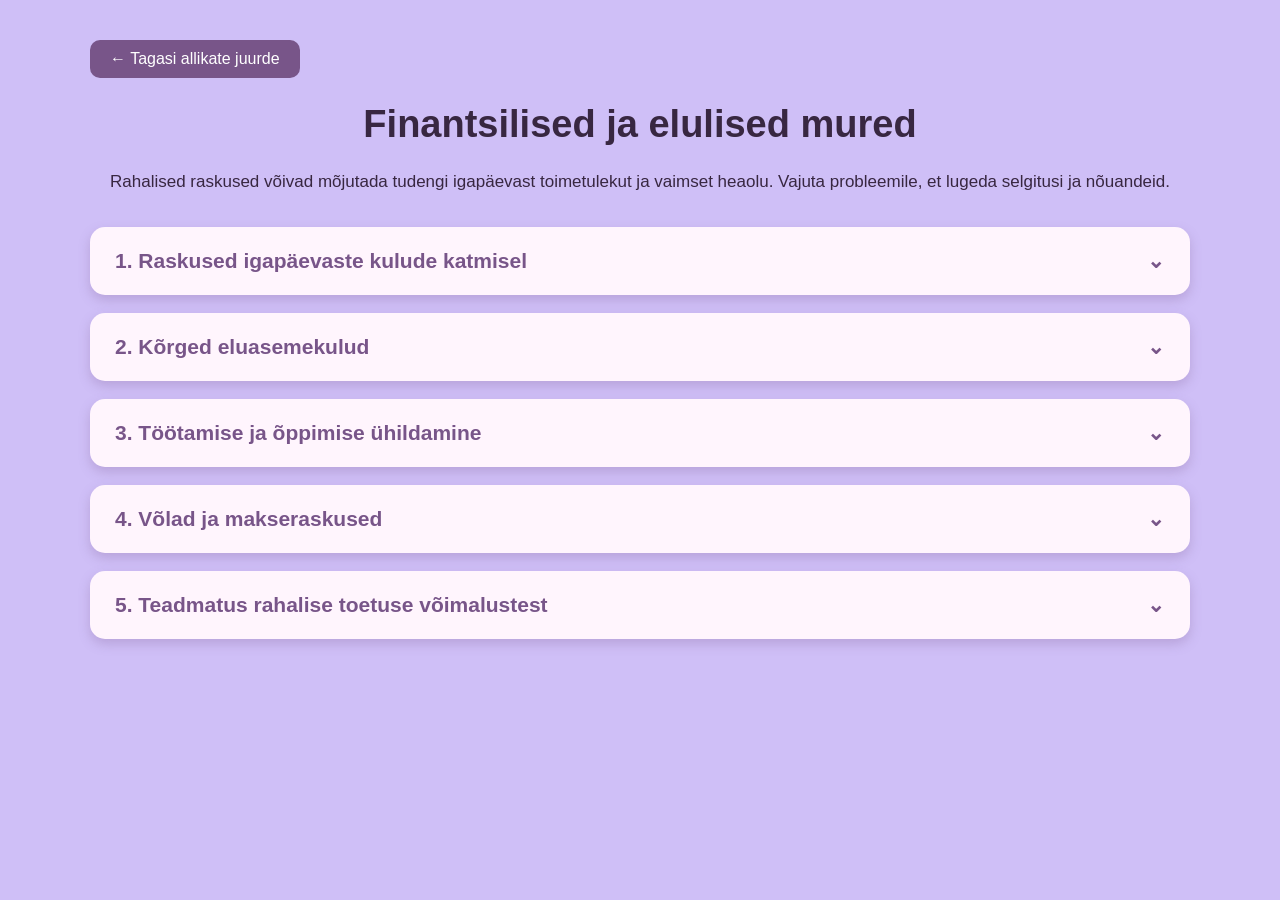
<file: rahalised-mured.html>
<!DOCTYPE html>
<html lang="et">
<head>
    <meta charset="UTF-8">
    <meta name="viewport" content="width=device-width, initial-scale=1.0">
    <title>Finantsilised ja elulised mured - Nägar</title>

    
<link rel="stylesheet" href="probleemilehed.css">

</head>

<body>

<div class="leht">

    <a class="nupp" href="probleemid.html">
        ← Tagasi allikate juurde
    </a>

    <h1>Finantsilised ja elulised mured</h1>

    <p class="kirjeldus">
        Rahalised raskused võivad mõjutada tudengi
        igapäevast toimetulekut ja vaimset heaolu.
        Vajuta probleemile, et lugeda selgitusi ja nõuandeid.
    </p>

    <!-- Probleem 1 -->
    <details class="probleem">
        <summary>1. Raskused igapäevaste kulude katmisel</summary>

        <div class="sisu">

            <h2>Mis see on?</h2>
            <p>
                Rahalised toimetulekuraskused tekivad siis, kui
                inimese sissetulek ei ole piisav igapäevaste
                vajaduste ja kohustuste katmiseks. Tudengitel
                võivad piiratud sissetulek ja ootamatud
                väljaminekud põhjustada pidevat muret raha pärast.
            </p>

            <h2>Kuidas väljendub?</h2>
            <ul>
                <li>
                    <strong>Pidev rahamure:</strong>
                    Inimene mõtleb sageli sellele, kas tal jätkub
                    raha toidule, transpordile ja teistele
                    vajalikele kulutustele.
                </li>
                <li>
                    <strong>Kulutuste piiramine:</strong>
                    Rahapuuduse tõttu loobutakse mõnest vajalikust
                    ostust või sotsiaalsest tegevusest.
                </li>
                <li>
                    <strong>Stress ootamatute väljaminekute korral:</strong>
                    Näiteks arvuti parandamine, arsti juures käimine
                    või suurem kommunaalarve võib tekitada
                    märkimisväärset ärevust.
                </li>
                <li>
                    <strong>Mõju õppetööle:</strong>
                    Rahaliste probleemide pärast muretsemine võib
                    segada keskendumist ning vähendada õppimiseks
                    vajalikku aega ja energiat.
                </li>
            </ul>

            <h2>Kuidas leevendada?</h2>
            <ul>
                <li>
                    <strong>Koosta igakuine eelarve:</strong>
                    Pane kirja kõik sissetulekud ja väljaminekud.
                    Nii saad ülevaate, kui palju raha kulub
                    vältimatutele vajadustele ning milliseid
                    kulutusi oleks võimalik vähendada.
                </li>
                <li>
                    <strong>Sea kulutused tähtsuse järjekorda:</strong>
                    Esmajärjekorras arvesta eluaseme, toidu,
                    transpordi ja teiste vältimatute väljaminekutega.
                    Vähemolulised ostud planeeri alles pärast
                    nende katmist.
                </li>
                <li>
                    <strong>Planeeri ootamatuteks kuludeks varu:</strong>
                    Isegi väikese summa järkjärguline kõrvale
                    panemine võib tulevikus aidata.
                    Kui sissetulek ei kata põhivajadusi,
                    on olulisem otsida toetust kui sundida
                    ennast säästma.
                </li>
                <li>
                    <strong>Uuri olemasolevaid toetusi:</strong>
                    Tutvu ülikooli õppetoetuste, stipendiumide
                    ja teiste rahaliste abivõimalustega.
                    Vajadusel küsi nõu ülikooli töötajalt
                    või kohaliku omavalitsuse sotsiaaltöötajalt.
                </li>
            </ul>

            <h2>Kust abi leida?</h2>
            <ul>
                <li>
                    <a href="https://minuraha.ee/et/rahaasjade-planeerimine/tulude-kulude-kirjapanek" target="_blank" rel="noopener noreferrer">
                        Minuraha.ee – tulude ja kulude kirjapanek
                    </a>
                </li>
                <li>
                    <a href="https://ut.ee/et/sisu/oppetoetused-ja-stipendiumid" target="_blank" rel="noopener noreferrer">
                        Tartu Ülikool – õppetoetused ja stipendiumid
                    </a>
                </li>
            </ul>

        </div>
    </details>

    <!-- Probleem 2 -->
    <details class="probleem">
        <summary>2. Kõrged eluasemekulud</summary>

        <div class="sisu">

            <h2>Mis see on?</h2>
            <p>
                Kõrged eluasemekulud tähendavad olukorda,
                kus üür, kommunaalmaksed ja muud eluasemega
                seotud väljaminekud moodustavad väga suure
                osa inimese sissetulekust. Tudengitele võib
                see olla eriti keeruline, sest neil puudub
                sageli püsiv või piisavalt suur sissetulek.
            </p>

            <h2>Kuidas väljendub?</h2>
            <ul>
                <li>
                    <strong>Raskused arvete tasumisel:</strong>
                    Üür või kommunaalkulud võivad võtta suurema
                    osa igakuisest rahast ning muudeks vajadusteks
                    jääb vähe vahendeid.
                </li>
                <li>
                    <strong>Ebakindlus elukoha suhtes:</strong>
                    Inimene muretseb, kas ta saab samas kohas
                    edasi elada või peab otsima odavama eluaseme.
                </li>
                <li>
                    <strong>Muude kulutuste vähendamine:</strong>
                    Eluasemekulude katmiseks võidakse loobuda
                    vaba aja tegevustest või vähendada teiste
                    vajalike ostude tegemist.
                </li>
                <li>
                    <strong>Pidev rahaline pinge:</strong>
                    Eriti keeruliseks võib olukord muutuda talvel,
                    kui kütte- ja elektrikulud suurenevad.
                </li>
            </ul>

            <h2>Kuidas leevendada?</h2>
            <ul>
                <li>
                    <strong>Võrdle erinevaid eluasemevõimalusi:</strong>
                    Uuri ühiselamukohti, korteri jagamise võimalusi
                    ja soodsamaid piirkondi. Võrdle lisaks üürile
                    ka kõrvalkulusid.
                </li>
                <li>
                    <strong>Planeeri eluasemekulud ette:</strong>
                    Arvesta eelarves sellega, et kommunaalkulud
                    võivad aasta jooksul muutuda. Kui võimalik,
                    jäta suuremateks talvisteks arveteks rahalist varu.
                </li>
                <li>
                    <strong>Kasuta energiat säästlikult:</strong>
                    Mõistlik vee- ja elektrikasutus võib aidata
                    kulusid vähendada, eriti kui kommunaalteenuste
                    eest tasutakse tegeliku tarbimise järgi.
                </li>
                <li>
                    <strong>Uuri toetuste ja nõustamise võimalusi:</strong>
                    Kui sissetulek ei võimalda enam eluasemekulusid
                    katta, võta ühendust kohaliku omavalitsusega
                    ning küsi, kas sul võib olla õigus
                    toimetulekutoetusele.
                </li>
            </ul>

            <h2>Kust abi leida?</h2>
            <ul>
                <li>
                    <a href="https://tartu.ee/teenus/toimetulekutoetus" target="_blank" rel="noopener noreferrer">
                        Tartu linn – toimetulekutoetus
                    </a>
                </li>
                <li>
                    <a href="https://www.campus.ee/" target="_blank" rel="noopener noreferrer">
                        Tartu Üliõpilasküla – ühiselamud
                    </a>
                </li>
            </ul>

        </div>
    </details>

    <!-- Probleem 3 -->
    <details class="probleem">
        <summary>3. Töötamise ja õppimise ühildamine</summary>

        <div class="sisu">

            <h2>Mis see on?</h2>
            <p>
                Töötamise ja õppimise ühildamise raskused tekivad
                siis, kui inimene peab samaaegselt täitma nii
                ülikooli kui ka töökoha kohustusi.
                Piiratud aja ja energia tõttu võib olla keeruline
                leida tasakaalu õppimise, töötamise, puhkamise
                ning isikliku elu vahel.
            </p>

            <h2>Kuidas väljendub?</h2>
            <ul>
                <li>
                    <strong>Pidev ajapuudus:</strong>
                    Töö ja loengud võtavad suure osa päevast
                    ning iseseisvaks õppimiseks jääb vähe aega.
                </li>
                <li>
                    <strong>Väsimus ja ülekoormus:</strong>
                    Inimene võib tunda, et tal ei ole piisavalt
                    energiat kõigi kohustuste täitmiseks.
                </li>
                <li>
                    <strong>Õppetöö kannatamine:</strong>
                    Ülesanded jäävad viimasele hetkele,
                    loengutes osalemine muutub keeruliseks
                    või õpitulemused halvenevad.
                </li>
                <li>
                    <strong>Vähene puhkeaeg:</strong>
                    Hobid, suhtlemine ja uni võivad jääda
                    tagaplaanile, mis võib pikema aja jooksul
                    suurendada stressi.
                </li>
            </ul>

            <h2>Kuidas leevendada?</h2>
            <ul>
                <li>
                    <strong>Koosta realistlik nädalaplaan:</strong>
                    Märgi sinna tööajad, loengud, iseseisev
                    õppimine ja puhkus. Planeeri õppimiseks
                    kindlad ajavahemikud, kuid jäta ruumi
                    ka ootamatutele kohustustele.
                </li>
                <li>
                    <strong>Hinda oma töökoormust:</strong>
                    Kui töö hakkab märgatavalt õpinguid või
                    tervist mõjutama, aruta tööandjaga võimalust
                    töötada väiksema koormusega või
                    paindlikuma graafiku alusel.
                </li>
                <li>
                    <strong>Sea õppetöös prioriteedid:</strong>
                    Tee kõigepealt tähtajalised ja suurema
                    kaaluga ülesanded. Suurte tööde väiksemateks
                    osadeks jagamine aitab vältida
                    viimasele hetkele jätmist.
                </li>
                <li>
                    <strong>Ära jäta puhkust planeerimata:</strong>
                    Uni ja vaba aeg on vajalikud taastumiseks.
                    Kui tunned pidevat ülekoormust, võta ühendust
                    ülikooli õppekorraldusnõustaja või psühholoogiga.
                </li>
            </ul>

            <h2>Kust abi leida?</h2>
            <ul>
                <li>
                    <a href="https://ut.ee/et/noustamiskeskus" target="_blank" rel="noopener noreferrer">
                        Tartu Ülikooli nõustamiskeskus
                    </a>
                </li>
                <li>
                    <a href="https://ut.ee/et/sisu/psuhholoogiline-noustamine" target="_blank" rel="noopener noreferrer">
                        Tartu Ülikooli psühholoogiline nõustamine
                    </a>
                </li>
            </ul>

        </div>
    </details>

    <!-- Probleem 4 -->
    <details class="probleem">
        <summary>4. Võlad ja makseraskused</summary>

        <div class="sisu">

            <h2>Mis see on?</h2>
            <p>
                Võlad ja makseraskused tekivad olukorras, kus
                inimene ei suuda oma rahalisi kohustusi õigel
                ajal täita. Võlgnevused võivad olla seotud
                laenude, järelmaksude, tasumata arvete
                või muude maksekohustustega.
            </p>

            <h2>Kuidas väljendub?</h2>
            <ul>
                <li>
                    <strong>Tasumata arved:</strong>
                    Inimene jätab makseid hiljaks või ei suuda
                    tasuda kõiki kohustusi kokkulepitud tähtajaks.
                </li>
                <li>
                    <strong>Pidev rahaline ärevus:</strong>
                    Mõtted võlgade ja võimalike lisakulude kohta
                    võivad tekitada stressi ning segada
                    igapäevast toimetulekut.
                </li>
                <li>
                    <strong>Probleemide vältimine:</strong>
                    Inimene võib karta arveid või teavitusi avada
                    ning lükata võlausaldajatega suhtlemist edasi.
                </li>
                <li>
                    <strong>Võlgade kuhjumine:</strong>
                    Ühe kohustuse katmiseks võidakse võtta uus laen,
                    mis võib muuta rahalise olukorra veel keerulisemaks.
                </li>
            </ul>

            <h2>Kuidas leevendada?</h2>
            <ul>
                <li>
                    <strong>Koosta täielik ülevaade võlgadest:</strong>
                    Pane kirja kõik võlausaldajad, võlasummad,
                    tähtajad ja võimalikud viivised.
                    See aitab mõista olukorra tegelikku ulatust.
                </li>
                <li>
                    <strong>Võta võlausaldajaga varakult ühendust:</strong>
                    Selgita oma olukorda ja uuri, kas oleks
                    võimalik sõlmida maksegraafik
                    või leida muu kokkulepe.
                </li>
                <li>
                    <strong>Väldi uute võlgade võtmist vanade katmiseks:</strong>
                    Uued laenud võivad lühiajaliselt olukorda
                    leevendada, kuid sageli suurendavad need kogukulusid.
                </li>
                <li>
                    <strong>Pöördu võlanõustaja poole:</strong>
                    Võlanõustaja aitab hinnata rahalist olukorda,
                    selgitab võimalikke lahendusi ning aitab
                    koostada realistliku tegevusplaani.
                </li>
            </ul>

            <h2>Kust abi leida?</h2>
            <ul>
                <li>
                    <a href="https://minuraha.ee/et/volgadest-vabanemine/volanoustamine" target="_blank" rel="noopener noreferrer">
                        Minuraha.ee – võlanõustamine
                    </a>
                </li>
                <li>
                    <a href="https://tartu.ee/teenus/volanoustamine" target="_blank" rel="noopener noreferrer">
                        Tartu linn – tasuta võlanõustamine
                    </a>
                </li>
            </ul>

            <p>
                Tartu linna tasuta võlanõustamise saamiseks
                peab vastama teenuse tingimustele,
                sealhulgas elukoha nõudele.
            </p>

        </div>
    </details>

    <!-- Probleem 5 -->
    <details class="probleem">
        <summary>5. Teadmatus rahalise toetuse võimalustest</summary>

        <div class="sisu">

            <h2>Mis see on?</h2>
            <p>
                Paljud üliõpilased ei pruugi teada, milliseid
                õppetoetusi, stipendiume või muid rahalisi
                abivõimalusi neil on võimalik taotleda.
                Vajaliku teabe puudumine võib põhjustada olukorra,
                kus tudeng jääb ilma toetusest, mille saamiseks
                ta võiks tingimustele vastata.
            </p>

            <h2>Kuidas väljendub?</h2>
            <ul>
                <li>
                    <strong>Puudulikud teadmised toetustest:</strong>
                    Inimene ei tea, millised stipendiumid või
                    toetused on tema õppekaval või majanduslikus
                    olukorras kättesaadavad.
                </li>
                <li>
                    <strong>Taotlustähtaegade möödalaskmine:</strong>
                    Toetuse olemasolust saadakse teada alles
                    pärast taotlusperioodi lõppu.
                </li>
                <li>
                    <strong>Segadus taotlemistingimustes:</strong>
                    Keerulised juhendid või nõuded võivad tekitada
                    ebakindlust ja panna taotlemisest loobuma.
                </li>
                <li>
                    <strong>Tarbetu rahaline stress:</strong>
                    Inimene võib arvata, et peab kõigi kuludega
                    üksi toime tulema, kuigi tema olukorras
                    võiks olla võimalik abi saada.
                </li>
            </ul>

            <h2>Kuidas leevendada?</h2>
            <ul>
                <li>
                    <strong>Tutvu ülikooli ametliku teabega:</strong>
                    Vaata regulaarselt õppetoetuste ja stipendiumide
                    veebilehti ning uuri, millised võimalused
                    sinu erialal olemas on.
                </li>
                <li>
                    <strong>Kontrolli kandideerimistingimusi:</strong>
                    Enne taotluse tegemist veendu, et vastad
                    nõuetele. Näiteks võidakse arvestada
                    õppekoormust, varasemat õppeedukust
                    või majanduslikku olukorda.
                </li>
                <li>
                    <strong>Jälgi taotlemise tähtaegu:</strong>
                    Lisa olulised kuupäevad oma kalendrisse
                    ning alusta vajalike dokumentide kogumist
                    enne tähtaja saabumist.
                </li>
                <li>
                    <strong>Küsi abi, kui tingimused jäävad ebaselgeks:</strong>
                    Ülikooli õppekorraldusnõustaja või toetuse
                    haldaja saab aidata selgitada,
                    millised võimalused sinu olukorras sobivad.
                </li>
            </ul>

            <h2>Kust abi leida?</h2>
            <ul>
                <li>
                    <a href="https://ut.ee/et/sisu/oppetoetused-ja-stipendiumid" target="_blank" rel="noopener noreferrer">
                        Tartu Ülikool – õppetoetused ja stipendiumid
                    </a>
                </li>
                <li>
                    <a href="https://ut.ee/et/sisu/vajaduspohine-oppetoetus" target="_blank" rel="noopener noreferrer">
                        Tartu Ülikool – vajaduspõhine õppetoetus
                    </a>
                </li>
                <li>
                    <a href="https://ut.ee/et/noustamiskeskus" target="_blank" rel="noopener noreferrer">
                        Tartu Ülikooli nõustamiskeskus
                    </a>
                </li>
            </ul>

        </div>
    </details>

</div>

</body>
</html>
</file>
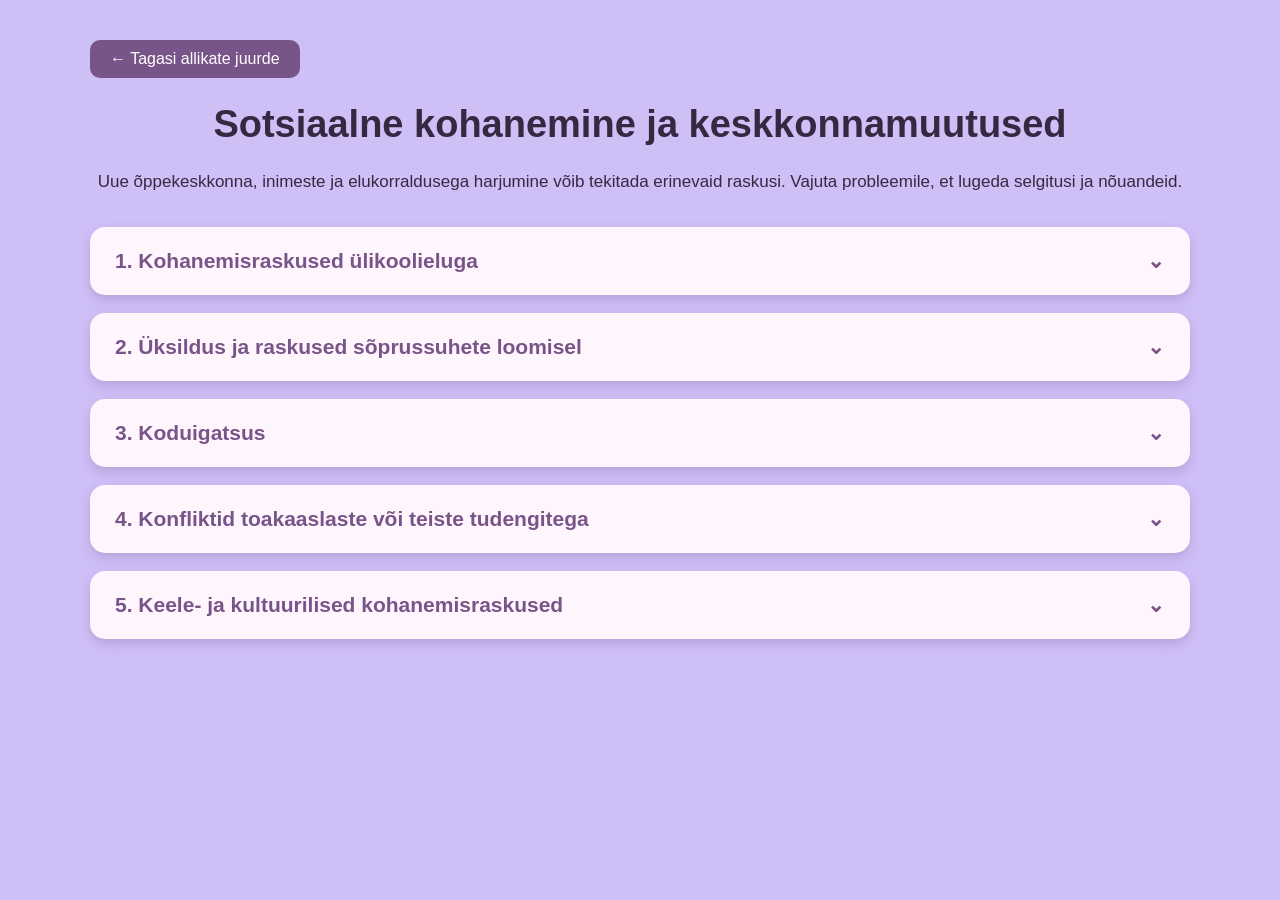
<file: sotsiaalne-kohanemine.html>
<!DOCTYPE html>
<html lang="et">
<head>
    <meta charset="UTF-8">
    <meta name="viewport" content="width=device-width, initial-scale=1.0">
    <title>Sotsiaalne kohanemine - Nägar</title>

    
<link rel="stylesheet" href="probleemilehed.css">

</head>

<body>

<div class="leht">

    <a class="nupp" href="probleemid.html">
        ← Tagasi allikate juurde
    </a>

    <h1>Sotsiaalne kohanemine ja keskkonnamuutused</h1>

    <p class="kirjeldus">
        Uue õppekeskkonna, inimeste ja elukorraldusega
        harjumine võib tekitada erinevaid raskusi.
        Vajuta probleemile, et lugeda selgitusi ja nõuandeid.
    </p>

    <!-- Probleem 1 -->
    <details class="probleem">
        <summary>1. Kohanemisraskused ülikoolieluga</summary>

        <div class="sisu">

            <h2>Mis see on?</h2>
            <p>
                Ülikoolieluga kohanemise raskused tekivad siis,
                kui tudengil on keeruline harjuda uue õppekeskkonna,
                suurema iseseisvuse ja muutunud igapäevaeluga.
                Eriti esmakursuslaste jaoks võib üleminek
                gümnaasiumist ülikooli olla suur elumuutus.
            </p>

            <h2>Kuidas väljendub?</h2>
            <ul>
                <li>
                    <strong>Segadus õppetöö korralduses:</strong>
                    Tudeng ei pruugi mõista ainepunktide süsteemi,
                    õppeainete valimist või iseseisva õppimise nõudeid.
                </li>
                <li>
                    <strong>Ebakindlus oma võimetes:</strong>
                    Teiste tudengitega võrreldes võib tekkida tunne,
                    et kõik teised saavad ülikoolis paremini hakkama.
                </li>
                <li>
                    <strong>Stress ja ärevus:</strong>
                    Uued kohustused, õppejõud ja hindamismeetodid
                    võivad põhjustada pidevat muret
                    õppetulemustega toimetuleku pärast.
                </li>
                <li>
                    <strong>Raskused uue elukorraldusega:</strong>
                    Kodust eemal õppimine võib tähendada,
                    et tuleb esimest korda iseseisvalt korraldada
                    oma rahaasju, toitumist ja ajakasutust.
                </li>
            </ul>

            <h2>Kuidas leevendada?</h2>
            <ul>
                <li>
                    <strong>Anna endale kohanemiseks aega:</strong>
                    Uue keskkonnaga harjumine ei toimu alati kiiresti.
                    Esimestel kuudel ebakindluse kogemine ei tähenda,
                    et sa ei sobi ülikooli.
                </li>
                <li>
                    <strong>Tutvu ülikooli süsteemidega:</strong>
                    Õpi kasutama ÕIS-i, Moodle'it ja teisi
                    õppetööks vajalikke keskkondi. Küsi abi,
                    kui mõni nõue või protseduur jääb ebaselgeks.
                </li>
                <li>
                    <strong>Suhtle kursusekaaslastega:</strong>
                    Koos õppimine ja kogemuste vahetamine võib
                    aidata mõista, et paljud tudengid kogevad
                    sarnaseid raskusi.
                </li>
                <li>
                    <strong>Kasuta ülikooli tugiteenuseid:</strong>
                    Tuutorid, õppekorraldusnõustajad ja
                    psühholoogid saavad aidata nii praktiliste
                    kui ka emotsionaalsete kohanemisraskuste korral.
                </li>
            </ul>

            <h2>Kust abi leida?</h2>
            <ul>
                <li>
                    <a href="https://ut.ee/et/sisu/tugi-tuutorilt" target="_blank" rel="noopener noreferrer">
                        Tartu Ülikool – tugi tuutorilt
                    </a>
                </li>
                <li>
                    <a href="https://ut.ee/et/noustamiskeskus" target="_blank" rel="noopener noreferrer">
                        Tartu Ülikooli nõustamiskeskus
                    </a>
                </li>
            </ul>

        </div>
    </details>

    <!-- Probleem 2 -->
    <details class="probleem">
        <summary>2. Üksildus ja raskused sõprussuhete loomisel</summary>

        <div class="sisu">

            <h2>Mis see on?</h2>
            <p>
                Üksildus on tunne, et inimesel puuduvad piisavad
                või tema jaoks tähenduslikud sotsiaalsed suhted.
                Ülikoolis võib üksildust põhjustada uude linna
                kolimine, vanadest sõpradest eemaldumine või
                raskused uute inimestega tutvumisel.
            </p>

            <h2>Kuidas väljendub?</h2>
            <ul>
                <li>
                    <strong>Kuuluvustunde puudumine:</strong>
                    Tudeng võib tunda, et ta ei kuulu ühtegi
                    sõpruskonda ega leia kursusekaaslastega ühist keelt.
                </li>
                <li>
                    <strong>Sotsiaalsete tegevuste vältimine:</strong>
                    Inimene ei pruugi julgeda teistega suhtlust
                    alustada või ühistele üritustele minna.
                </li>
                <li>
                    <strong>Kurbus ja eraldatuse tunne:</strong>
                    Isegi teiste inimeste keskel viibides võib
                    tekkida tunne, et puudub keegi,
                    kellega oma muresid jagada.
                </li>
                <li>
                    <strong>Vähenenud motivatsioon:</strong>
                    Pikaajaline üksildus võib mõjutada meeleolu
                    ning vähendada huvi õppetöö ja vaba aja
                    tegevuste vastu.
                </li>
            </ul>

            <h2>Kuidas leevendada?</h2>
            <ul>
                <li>
                    <strong>Alusta väikestest suhtlusolukordadest:</strong>
                    Näiteks küsi kursusekaaslaselt õppeaine kohta
                    või paku välja ühine õppimine. Uute suhete
                    loomine ei pea algama suurest seltskonnaüritusest.
                </li>
                <li>
                    <strong>Osale ühistes tegevustes:</strong>
                    Huviringid, sporditegevused ja
                    üliõpilasorganisatsioonid annavad võimaluse
                    kohtuda sarnaste huvidega inimestega.
                </li>
                <li>
                    <strong>Hoia olemasolevaid suhteid:</strong>
                    Suhtle ka varasemate sõprade ja lähedastega.
                    Uute tutvuste loomine ei tähenda, et vanad
                    suhted peaksid tagaplaanile jääma.
                </li>
                <li>
                    <strong>Otsi tuge, kui üksildus muutub püsivaks:</strong>
                    Kui üksildustunne põhjustab märkimisväärset
                    kurbust või hakkab segama igapäevaelu,
                    võib abi olla psühholoogiga rääkimisest.
                </li>
            </ul>

            <h2>Kust abi leida?</h2>
            <ul>
                <li>
                    <a href="https://peaasi.ee/uksildusest-mida-see-tahendab-ja-kuidas-sellega-paremini-toime-tulla/" target="_blank" rel="noopener noreferrer">
                        Peaasi.ee – üksildus ja sellega toimetulek
                    </a>
                </li>
                <li>
                    <a href="https://ut.ee/et/sisu/psuhholoogiline-noustamine" target="_blank" rel="noopener noreferrer">
                        Tartu Ülikooli psühholoogiline nõustamine
                    </a>
                </li>
            </ul>

        </div>
    </details>

    <!-- Probleem 3 -->
    <details class="probleem">
        <summary>3. Koduigatsus</summary>

        <div class="sisu">

            <h2>Mis see on?</h2>
            <p>
                Koduigatsus on emotsionaalne reaktsioon kodust,
                perest või varasemast tuttavast keskkonnast
                eemal viibimisele. See võib tekkida eriti
                üliõpilastel, kes kolivad esimest korda
                teise linna või riiki õppima.
            </p>

            <h2>Kuidas väljendub?</h2>
            <ul>
                <li>
                    <strong>Igatsus lähedaste järele:</strong>
                    Inimene mõtleb sageli perele, sõpradele ja
                    kodustele tegevustele ning soovib nendega
                    rohkem aega veeta.
                </li>
                <li>
                    <strong>Kurbus ja üksildustunne:</strong>
                    Uus elukoht ei pruugi tunduda kodune ning
                    võõras keskkond võib tekitada ebamugavust.
                </li>
                <li>
                    <strong>Raskused uue eluga harjumisel:</strong>
                    Inimene võib pidevalt võrrelda uut elukohta
                    varasemaga ning keskenduda sellele,
                    mis kodust puudu jääb.
                </li>
                <li>
                    <strong>Mõju igapäevasele toimetulekule:</strong>
                    Tugev koduigatsus võib vähendada motivatsiooni
                    osaleda üliõpilaselus või segada
                    õppetööle keskendumist.
                </li>
            </ul>

            <h2>Kuidas leevendada?</h2>
            <ul>
                <li>
                    <strong>Hoia lähedastega regulaarselt ühendust:</strong>
                    Telefonikõned ja videovestlused aitavad
                    säilitada sidet koduga. Võimaluse korral
                    planeeri ka külaskäike.
                </li>
                <li>
                    <strong>Muuda uus elukoht kodusemaks:</strong>
                    Sisusta oma tuba meeldivate esemete või
                    fotodega ning loo endale igapäevased
                    harjumused, mis suurendavad turvatunnet.
                </li>
                <li>
                    <strong>Avasta uut elukeskkonda:</strong>
                    Tutvu linna, ülikooli ja vaba aja võimalustega.
                    Uute meeldivate kohtade leidmine võib aidata
                    uues keskkonnas paremini kohaneda.
                </li>
                <li>
                    <strong>Loo uusi sotsiaalseid suhteid:</strong>
                    Sõprade ja tuttavate olemasolu uues linnas
                    võib muuta kodust eemal elamise lihtsamaks.
                    Kui kurbus püsib ja hakkab igapäevaelu segama,
                    pöördu nõustaja poole.
                </li>
            </ul>

            <h2>Kust abi leida?</h2>
            <ul>
                <li>
                    <a href="https://ut.ee/et/sisu/psuhholoogiline-noustamine" target="_blank" rel="noopener noreferrer">
                        Tartu Ülikooli psühholoogiline nõustamine
                    </a>
                </li>
                <li>
                    <a href="https://ut.ee/et/noustamiskeskus" target="_blank" rel="noopener noreferrer">
                        Tartu Ülikooli nõustamiskeskus
                    </a>
                </li>
            </ul>

        </div>
    </details>

    <!-- Probleem 4 -->
    <details class="probleem">
        <summary>4. Konfliktid toakaaslaste või teiste tudengitega</summary>

        <div class="sisu">

            <h2>Mis see on?</h2>
            <p>
                Konfliktid tekivad olukordades, kus inimeste
                vajadused, ootused või harjumused ei ühti.
                Tudengitel võivad erimeelsused tekkida näiteks
                ühiselamus elades, rühmatööd tehes või teiste
                kursusekaaslastega suheldes.
            </p>

            <h2>Kuidas väljendub?</h2>
            <ul>
                <li>
                    <strong>Erimeelsused igapäevastes harjumustes:</strong>
                    Konfliktid võivad tekkida koristamise, müra,
                    külaliste või ühiste ruumide kasutamise pärast.
                </li>
                <li>
                    <strong>Pingeline suhtlemine:</strong>
                    Inimesed võivad muutuda teineteise suhtes
                    ärritunuks, vältida suhtlemist või reageerida
                    väiksematele probleemidele ebaproportsionaalselt.
                </li>
                <li>
                    <strong>Ebamugavus ühises keskkonnas:</strong>
                    Pidevad erimeelsused võivad tekitada olukorra,
                    kus inimene ei tunne end oma elukohas
                    või õpperühmas mugavalt.
                </li>
                <li>
                    <strong>Mõju keskendumisele ja enesetundele:</strong>
                    Lahendamata konfliktid võivad põhjustada stressi,
                    segada und ning vähendada motivatsiooni
                    teistega koostööd teha.
                </li>
            </ul>

            <h2>Kuidas leevendada?</h2>
            <ul>
                <li>
                    <strong>Räägi probleemidest varakult:</strong>
                    Ära oota, kuni väikesed erimeelsused muutuvad
                    suureks konfliktiks. Selgita rahulikult,
                    milline olukord sind häirib ja miks.
                </li>
                <li>
                    <strong>Kuula teise inimese seisukohta:</strong>
                    Püüa mõista ka teise osapoole vajadusi.
                    Sageli võib konflikt tuleneda erinevatest
                    harjumustest, mitte tahtlikust halvast käitumisest.
                </li>
                <li>
                    <strong>Leppige kokku konkreetsed reeglid:</strong>
                    Näiteks ühiselamus võib kokku leppida
                    koristusgraafiku, vaikse aja ning külaliste
                    vastuvõtmise põhimõtted.
                </li>
                <li>
                    <strong>Kaasa vajadusel neutraalne osapool:</strong>
                    Kui omavahel lahendust ei leita, võib abi
                    olla ühiselamu töötajast, õppejõust või
                    nõustajast. Kui konflikt hõlmab ähvardamist,
                    kiusamist või vägivalda, tuleks pöörduda
                    sobiva tugiteenuse poole, mitte püüda
                    olukorda üksinda lahendada.
                </li>
            </ul>

            <h2>Kust abi leida?</h2>
            <ul>
                <li>
                    <a href="https://peaasi.ee/konflikti-lahendamine/" target="_blank" rel="noopener noreferrer">
                        Peaasi.ee – konflikti lahendamine
                    </a>
                </li>
                <li>
                    <a href="https://www.campus.ee/kontakt/" target="_blank" rel="noopener noreferrer">
                        Tartu Üliõpilasküla – klienditugi ja kontaktid
                    </a>
                </li>
                <li>
                    <a href="https://ut.ee/et/sisu/psuhholoogiline-noustamine" target="_blank" rel="noopener noreferrer">
                        Tartu Ülikooli psühholoogiline nõustamine
                    </a>
                </li>
            </ul>

        </div>
    </details>

    <!-- Probleem 5 -->
    <details class="probleem">
        <summary>5. Keele- ja kultuurilised kohanemisraskused</summary>

        <div class="sisu">

            <h2>Mis see on?</h2>
            <p>
                Keele- ja kultuurilised kohanemisraskused tekivad
                siis, kui inimene peab õppima või suhtlema talle
                võõras keele- ja kultuurikeskkonnas.
                Eriti võivad selliseid raskusi kogeda
                välisüliõpilased ning tudengid, kelle emakeel
                erineb õppetöös kasutatavast keelest.
            </p>

            <h2>Kuidas väljendub?</h2>
            <ul>
                <li>
                    <strong>Raskused õppetöö mõistmisel:</strong>
                    Võõras keeles toimuvad loengud, juhendid ja
                    õppematerjalid võivad nõuda rohkem aega
                    ning pingutust.
                </li>
                <li>
                    <strong>Ebakindlus suhtlemisel:</strong>
                    Tudeng võib karta keelevigu, teiste
                    hinnanguid või seda, et teda ei mõisteta õigesti.
                </li>
                <li>
                    <strong>Kultuurilised erinevused:</strong>
                    Harjumatud suhtlemistavad, õppetöö korraldus
                    või sotsiaalsed normid võivad põhjustada arusaamatusi.
                </li>
                <li>
                    <strong>Eraldatuse tunne:</strong>
                    Keelebarjäär võib raskendada uute sõprade
                    leidmist ja ühistes tegevustes osalemist.
                </li>
            </ul>

            <h2>Kuidas leevendada?</h2>
            <ul>
                <li>
                    <strong>Harjuta keelt igapäevaselt:</strong>
                    Kasuta õpitavat keelt võimalikult palju
                    väikestes igapäevastes olukordades.
                    Keeleoskuse paranemine võib suurendada enesekindlust.
                </li>
                <li>
                    <strong>Osale ülikooli ühistegevustes:</strong>
                    Rahvusvahelised üritused, keelekohvikud ja
                    üliõpilasorganisatsioonid võivad aidata leida
                    uusi tutvusi ning tutvuda kohaliku kultuuriga.
                </li>
                <li>
                    <strong>Küsi abi keeruliste õppematerjalide korral:</strong>
                    Õppejõud, tuutor või sobiv keelenõustaja
                    võib aidata juhiseid mõista ja leida
                    võimalusi keeleoskuse arendamiseks.
                </li>
                <li>
                    <strong>Anna endale kohanemiseks aega:</strong>
                    Uue keele ja kultuuriga harjumine on
                    järkjärguline protsess. Ära väldi suhtlemist
                    ainult sellepärast, et kardad eksida.
                </li>
            </ul>

            <h2>Kust abi leida?</h2>
            <ul>
                <li>
                    <a href="https://keel.ut.ee/et/keelenoustaja" target="_blank" rel="noopener noreferrer">
                        Tartu Ülikool – keelenõustamine
                    </a>
                </li>
                <li>
                    <a href="https://ut.ee/et/sisu/tugi-tuutorilt" target="_blank" rel="noopener noreferrer">
                        Tartu Ülikool – tugi tuutorilt
                    </a>
                </li>
                <li>
                    <a href="https://ut.ee/et/noustamiskeskus" target="_blank" rel="noopener noreferrer">
                        Tartu Ülikooli nõustamiskeskus
                    </a>
                </li>
            </ul>

        </div>
    </details>

</div>

</body>
</html>
</file>
<file: style.css>
@import url('https://fonts.googleapis.com/css2?family=Intel+One+Mono:ital,wght@0,300..700;1,300..700&family=Redaction+10:ital,wght@0,400;0,700;1,400&display=swap');

p a:hover {
    background-color: #825440;
}

body {
    font-family: 'Intel One Mono', sans-serif;
    background-color: #E1CDF6;
    color: #33213B;
    margin: 0;
}

.avaleht-bc {
    width: 100%;
}

.hero {
    display: flex;
    flex-direction: row;
    align-items: center;
    justify-content: space-around;
    gap: 32px;
    padding: 65px;
}

h1 {
    font-family: 'Intel One Mono', sans-serif;
    font-size: 70px;
}

h3 {
    font-family: 'Intel One Mono', sans-serif;
    font-size: 30px;
}

.hero-text {
    display: flex;
    flex-direction: column;
    justify-content: flex-start;
}

.lahendus {
    background-color: #FFF5FD;
    color: #33213B;
    border: 2px solid transparent #33213B;
    font-size: 22px;
    font-family: 'Intel One Mono', sans-serif;
    border-radius: 15px;
    height: 60px;
    width: 200px;
    cursor: pointer;
    transition: background-color 0.2s ease;
}

.lahendus:hover {
    background-color: #AB88B4;
}

.pic {
    display: flex;
    justify-content: center;
    align-items: center;
    width: min(600px, 50%);
    flex-direction: column;
}

.pic img {
    display: block;
    width: 100%;
    height: auto;
    border-radius: 15px;
}

.Meist {
    background-color: #AB88B4;
    color: #f9f9ef;
    width: 100%;
    height: 450px;
    box-sizing: border-box;
    padding: 32px 65px;
}

.profile {
    border-radius: 100px;
    height: 200px;
    width: 200px;
    object-fit: cover;
}

.row {
    display: flex;
    flex-direction: row;
    justify-content: space-around;
    gap: 24px;
}

.info {
    display: flex;
    flex-direction: column;
    align-items: center;
}

.contacts {
    padding: 24px 65px;
}

.kontaktid {
    display: flex;
    flex-direction: row;
    justify-content: space-evenly;
    gap: 24px;
}

.kontakt {
    display: flex;
    flex-direction: column;
    align-items: center;
}

@media (max-width: 700px) {
    .hero {
        flex-direction: column;
        gap: 24px;
        padding: 32px 20px;
    }

    .pic {
        width: 100%;
    }

    .Meist,
    .contacts {
        padding-right: 20px;
        padding-left: 20px;
    }

    .row {
        flex-wrap: wrap;
    }

    .kontaktid {
        flex-wrap: wrap;
    }
}

.quiz-box {
    margin-top: 15px;
    padding: 15px;
    width: min(600px, 92%);
    background-color: #dab8da; 
    border-radius: 10px;
    text-align: left;
    box-shadow: 0 3px 6px rgba(0,0,0,0.1);
    display: flex;
    flex-direction: column;
}

.quiz-box h4 {
    margin-top: 0;
    margin-bottom: 10px;
}

.quiz-box label {
    display: inline-block;
    margin-bottom: 8px;
    cursor: pointer;
}

.quiz-box button {
    margin-top: 10px;
    padding: 8px 15px;
    cursor: pointer;
    border: none;
    border-radius: 5px;
    background-color: #FFF5FD;
    border: 1px solid #33213B;
    transition: background-color 0.2s ease;
    color: #33213B;
}

.quiz-box button:hover {
    background-color: #AB88B4;
}

.tulemus-kast {
    margin-top: 15px;
    font-size: 0.95em;
}

.tulemus-kast ul {
    padding-left: 20px;
    margin-top: 5px;
}
</file>
<file: probleemilehed.css>
body {
            margin: 0;
            background-color: #CFBFF7;
            font-family: Arial, sans-serif;
            color: #382741;
        }

        .leht {
            max-width: 1100px;
            margin: auto;
            padding: 40px 25px;
        }

        h1 {
            color: #382741;
            font-size: 38px;
            text-align: center;
        }

        .kirjeldus {
            text-align: center;
            font-size: 17px;
            margin-bottom: 35px;
        }

        .nupp {
            display: inline-block;
            padding: 10px 20px;
            background-color: #785589;
            color: white;
            text-decoration: none;
            border-radius: 10px;
        }

        .nupp:hover {
            background-color: #60436f;
        }

        .probleem {
            margin-top: 18px;
            background-color: #FFF5FD;
            border-radius: 15px;
            box-shadow: 0 5px 12px #78558944;
            overflow: hidden;
        }

        .probleem summary {
            padding: 22px 25px;
            font-size: 21px;
            font-weight: bold;
            color: #785589;
            cursor: pointer;
            list-style: none;
        }

        .probleem summary::-webkit-details-marker {
            display: none;
        }

        .probleem summary::after {
            content: "⌄";
            float: right;
        }

        .probleem[open] summary {
            background-color: #785589;
            color: white;
        }

        .probleem[open] summary::after {
            content: "⌃";
        }

        .sisu {
            padding: 15px 30px 25px;
            line-height: 1.65;
        }

        .sisu h2 {
            color: #785589;
            font-size: 20px;
            margin-top: 25px;
        }

        .sisu li {
            margin-bottom: 10px;
        }

        .sisu a {
            color: #785589;
        }

        @media (max-width: 700px) {
            .leht {
                padding: 25px 15px;
            }

            h1 {
                font-size: 28px;
            }

            .probleem summary {
                padding: 18px;
                font-size: 17px;
            }

            .sisu {
                padding: 12px 20px 20px;
            }
        }
</file>
